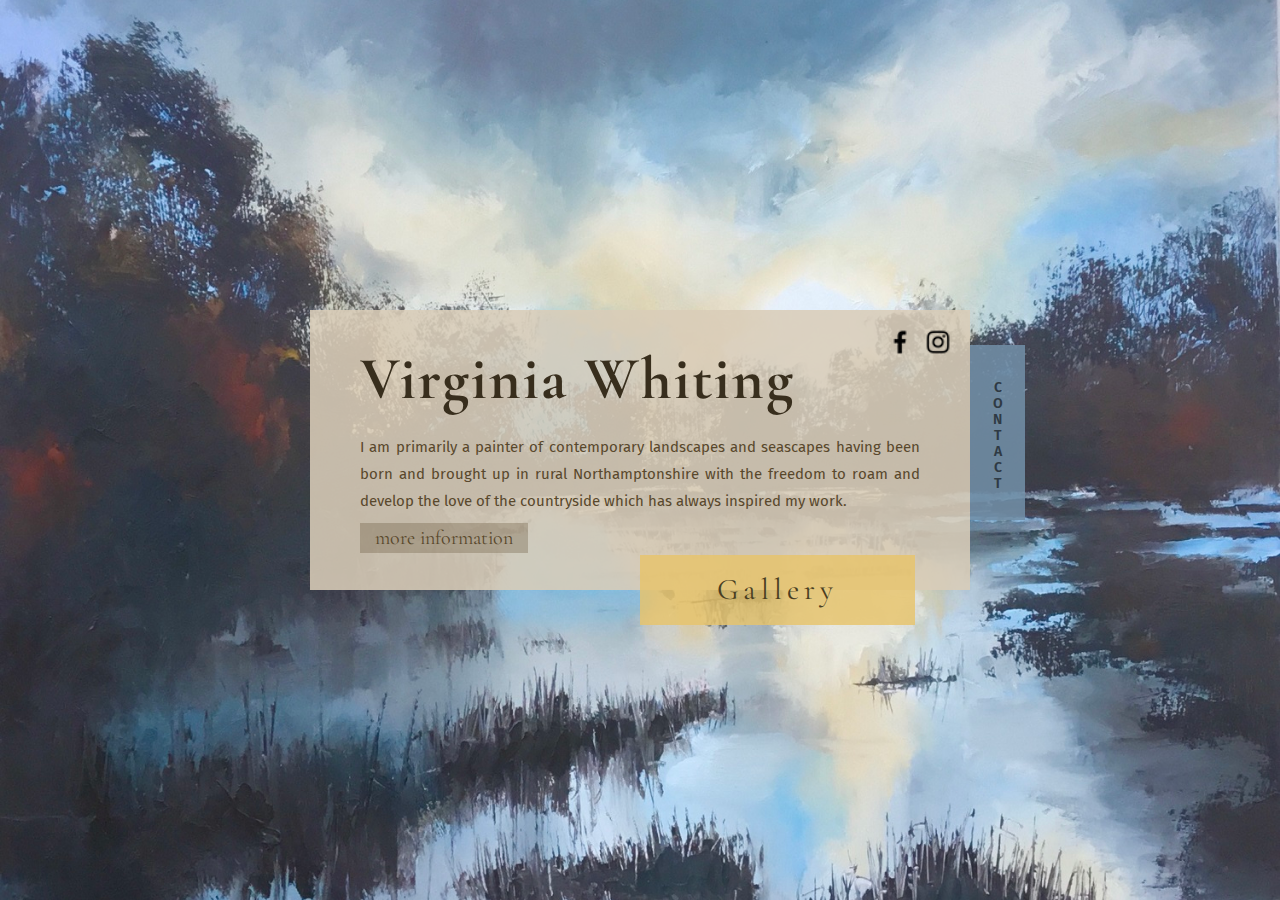
<file: index.html>
<!DOCTYPE html>
<html lang="en">
<head>
  <title> Virginia </title>
  <meta charset="utf-8">
  <link href="https://fonts.googleapis.com/css?family=Cormorant+Garamond:700i|Fira+Sans" rel="stylesheet">

  <link rel="stylesheet" type="text/css" href="./CSS/normalize.css">
  <link rel="stylesheet" type="text/css" href="./CSS/stylesIndex.css">
  <meta name="description" content="Virginia Whiting - contemporary artist"/>
    

</head>
<body>
<!-- container for the grid -->
<div class="containerMain">
  <!-- social media links -->
  <div class="social">
    <a href="https://www.facebook.com/ginnywhiting09"><img class="socialIcon" src="media/face.webp"></a>
    <a href="https://z-p42.www.instagram.com/virginiawhiting/"><img class="socialIcon" src="media/insta.webp"></a>
    <!-- <a href="twitter.com"><img class="socialIcon" src="media/twit.webp"></a> -->
  </div>


  <!-- main box -->
  <div class="item1 beige  "> 

    <h1>Virginia Whiting</h1>

    <p>
      I am primarily a painter of contemporary landscapes and seascapes having
      been born and brought up in rural Northamptonshire with the freedom to
      roam and develop the love of the countryside which has always inspired
      my work.
      <p>
      <a class="aboutLink" href="info.html">more information</a>
      </p>
    </p>
  </div>

  <!-- contact boxes -->
  <a class="item3 grey contactMob" href="contact.html">     
    contact    
  </a>

  <a class="item3 grey contactDesk" href="contact.html">     
    C<br>o<br>n<br>t<br>a<br>c<br>t<br>    
  </a>
  <!-- gallery box -->
  <a class="item4 " href="gallery.html">
    Gallery
  </a>

  <footer class="foot">
    <p class="footerTxt">      
      
      2021 &nbsp; Virginia Whiting &nbsp; &#169  
      &nbsp;&nbsp;&nbsp;&nbsp;&nbsp;&nbsp;
      &nbsp;&nbsp;&nbsp;&nbsp;&nbsp;&nbsp;
      <!-- <br> -->
      + &nbsp;website made by 
      &nbsp;&nbsp;
      <a href="https://limberger.co.uk/">
        <img id="sigImage" src="./media/Signature Black.png"></a>
      &nbsp; &#169 
    </p>
  </footer>
  
</div>

</body>

</html>
</file>
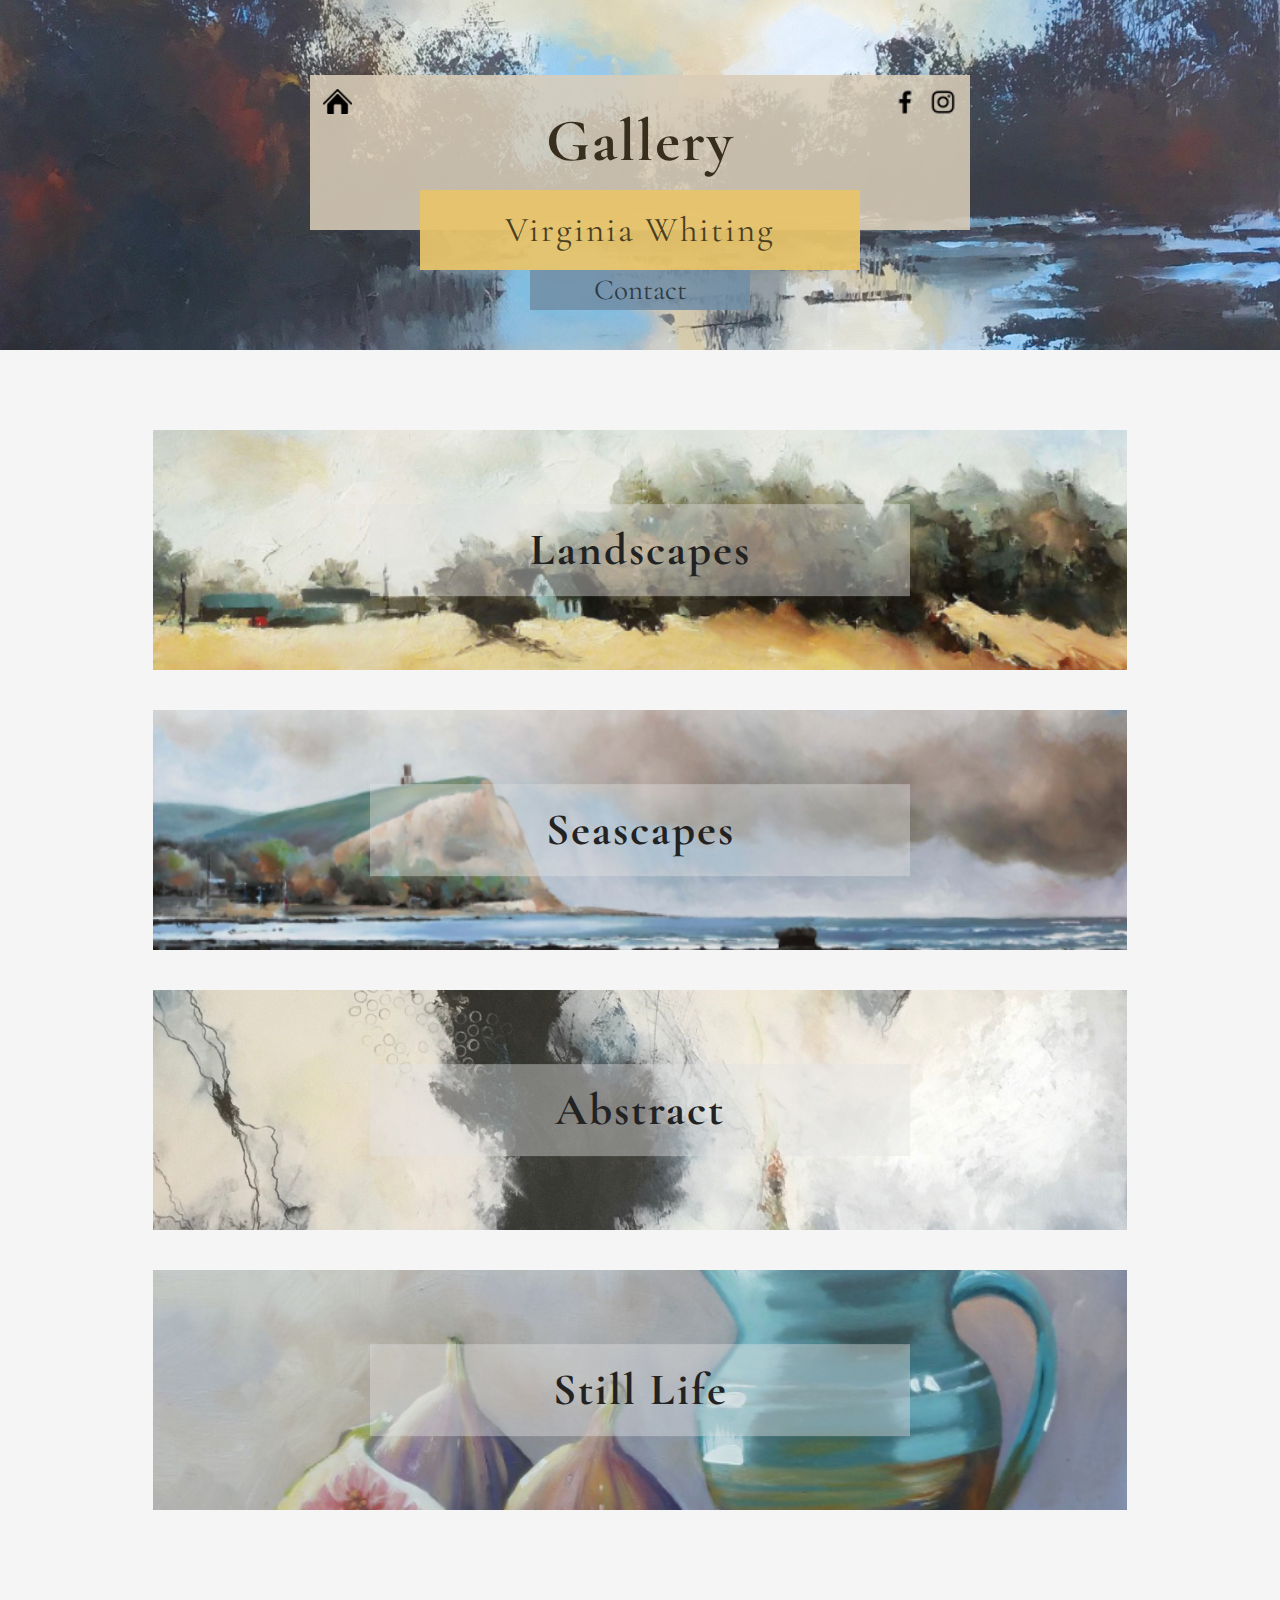
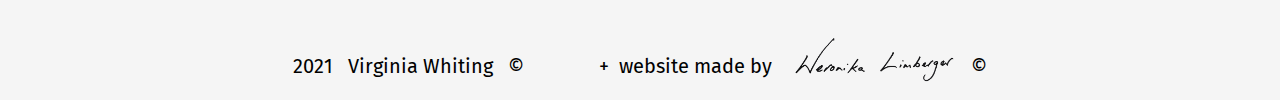
<file: gallery.html>
<!DOCTYPE html>
<html lang="en">
<head>
  <title> Gallery </title>
  <meta charset="utf-8">
  <link href="https://fonts.googleapis.com/css?family=Cormorant+Garamond:700i|Fira+Sans" rel="stylesheet">

  <link rel="stylesheet" type="text/css" href="./CSS/normalize.css">
  <link rel="stylesheet" type="text/css" href="./CSS/stylesGallery.css">
  <meta name="description" content="Virginia Whiting - contemporary artist"/>
    

</head>
<body>
<!-- container for the grid -->
<div class="containerMain">

  <div class="banner"></div>

  <div class="home fourS">
    <a href="index.html"><img class="homeIcon" src="./media/home.png" ></a>
  </div>

  <!-- social media links -->
  <div class="social fourS">
    <a href="https://www.facebook.com/ginnywhiting09"><img class="socialIcon" src="media/face.webp"></a>
    <a href="https://z-p42.www.instagram.com/virginiawhiting/"><img class="socialIcon" src="media/insta.webp"></a>
    <!-- <a href="twitter.com"><img class="socialIcon" src="media/twit.webp"></a> -->
  </div>

  <!-- main box -->
  <div class="item1"> 
    <h1>Gallery</h1>
  </div>

  <!-- contact boxes -->
  <a class="item3 grey contactMob" href="contact.html">     
    contact    
  </a>

  <!-- <a class="item3 grey contactDesk" href="contact.html">     
    C<br>o<br>n<br>t<br>a<br>c<br>t<br>    
  </a> -->
  <!-- gallery box -->
  <a class="item4 " href="info.html">
    Virginia Whiting
  </a>



  <a class="landscapes typeBanner fourS" href="galleryLandscapes.html"  >
    <img src= "media/8.PNG" class="darkableImage">
    <h1 class="centerTxt">Landscapes</h1>
  </a>
  
  <a class="seascapes typeBanner fourS" href="gallerySeascapes.html">
    <img src= "media/9.PNG" class="darkableImage">
    <h1 class="centerTxt">Seascapes</h1>
  </a>

  <a class="abstract typeBanner fourS" href="galleryAbstract.html">
    <img src= "media/4.jpeg" class="darkableImage">
    <h1 class="centerTxt">Abstract</h1>
  </a>

  <a class="still typeBanner fourS" href="galleryStillLife.html">
    <img src= "media/11.PNG" class="darkableImage">
    <h1 class="centerTxt">Still Life</h1>
  </a >




  <footer class="foot">
    <p class="footerTxt">      
      
      2021 &nbsp; Virginia Whiting &nbsp; &#169  
      &nbsp;&nbsp;&nbsp;&nbsp;&nbsp;&nbsp;
      &nbsp;&nbsp;&nbsp;&nbsp;&nbsp;&nbsp;
      <!-- <br> -->
      + &nbsp;website made by 
      &nbsp;&nbsp;
      <a href="https://limberger.co.uk/">
        <img id="sigImage" src="./media/Signature Black.png"></a>
      &nbsp; &#169 
    </p>
  </footer>
  
</div>

<!-- <script src="./JS/jquery-3.2.1.min.js"></script>
<script src="./JS/script.js"></script> -->

</body>

</html>
</file>
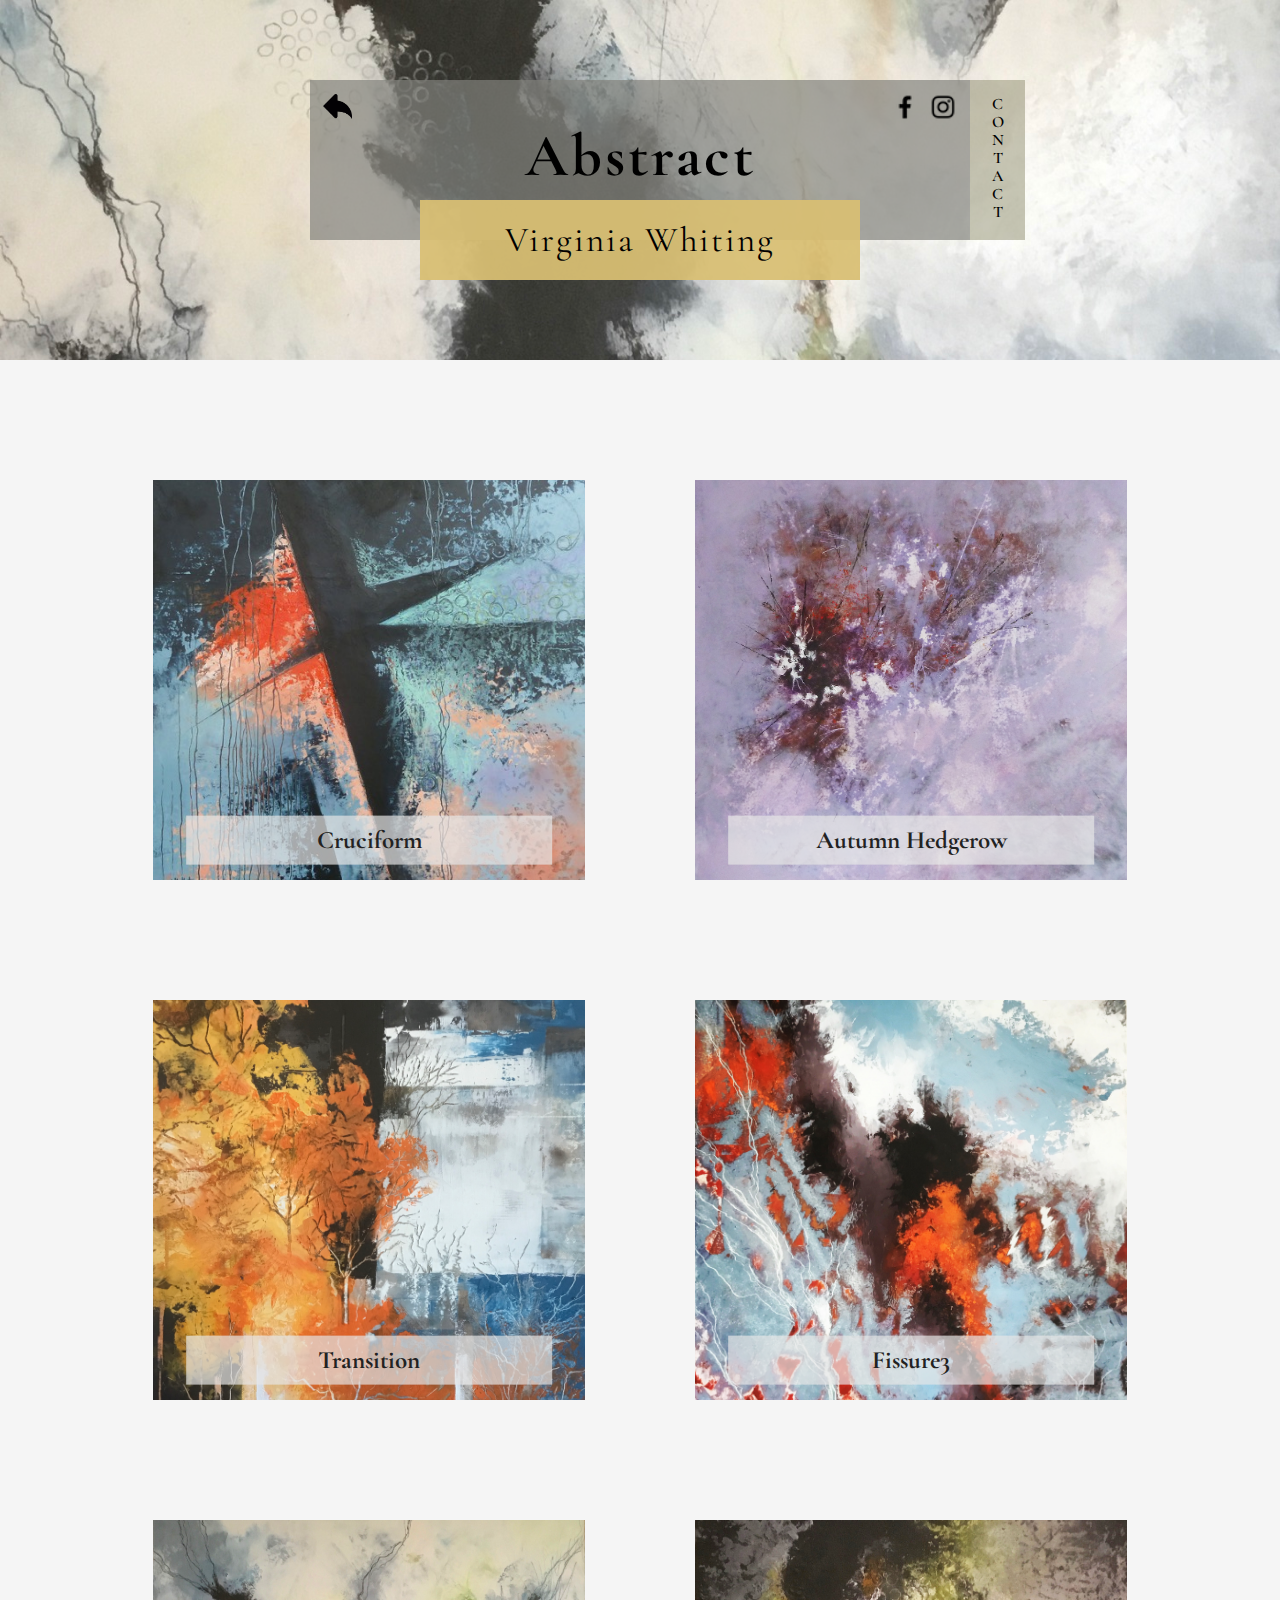
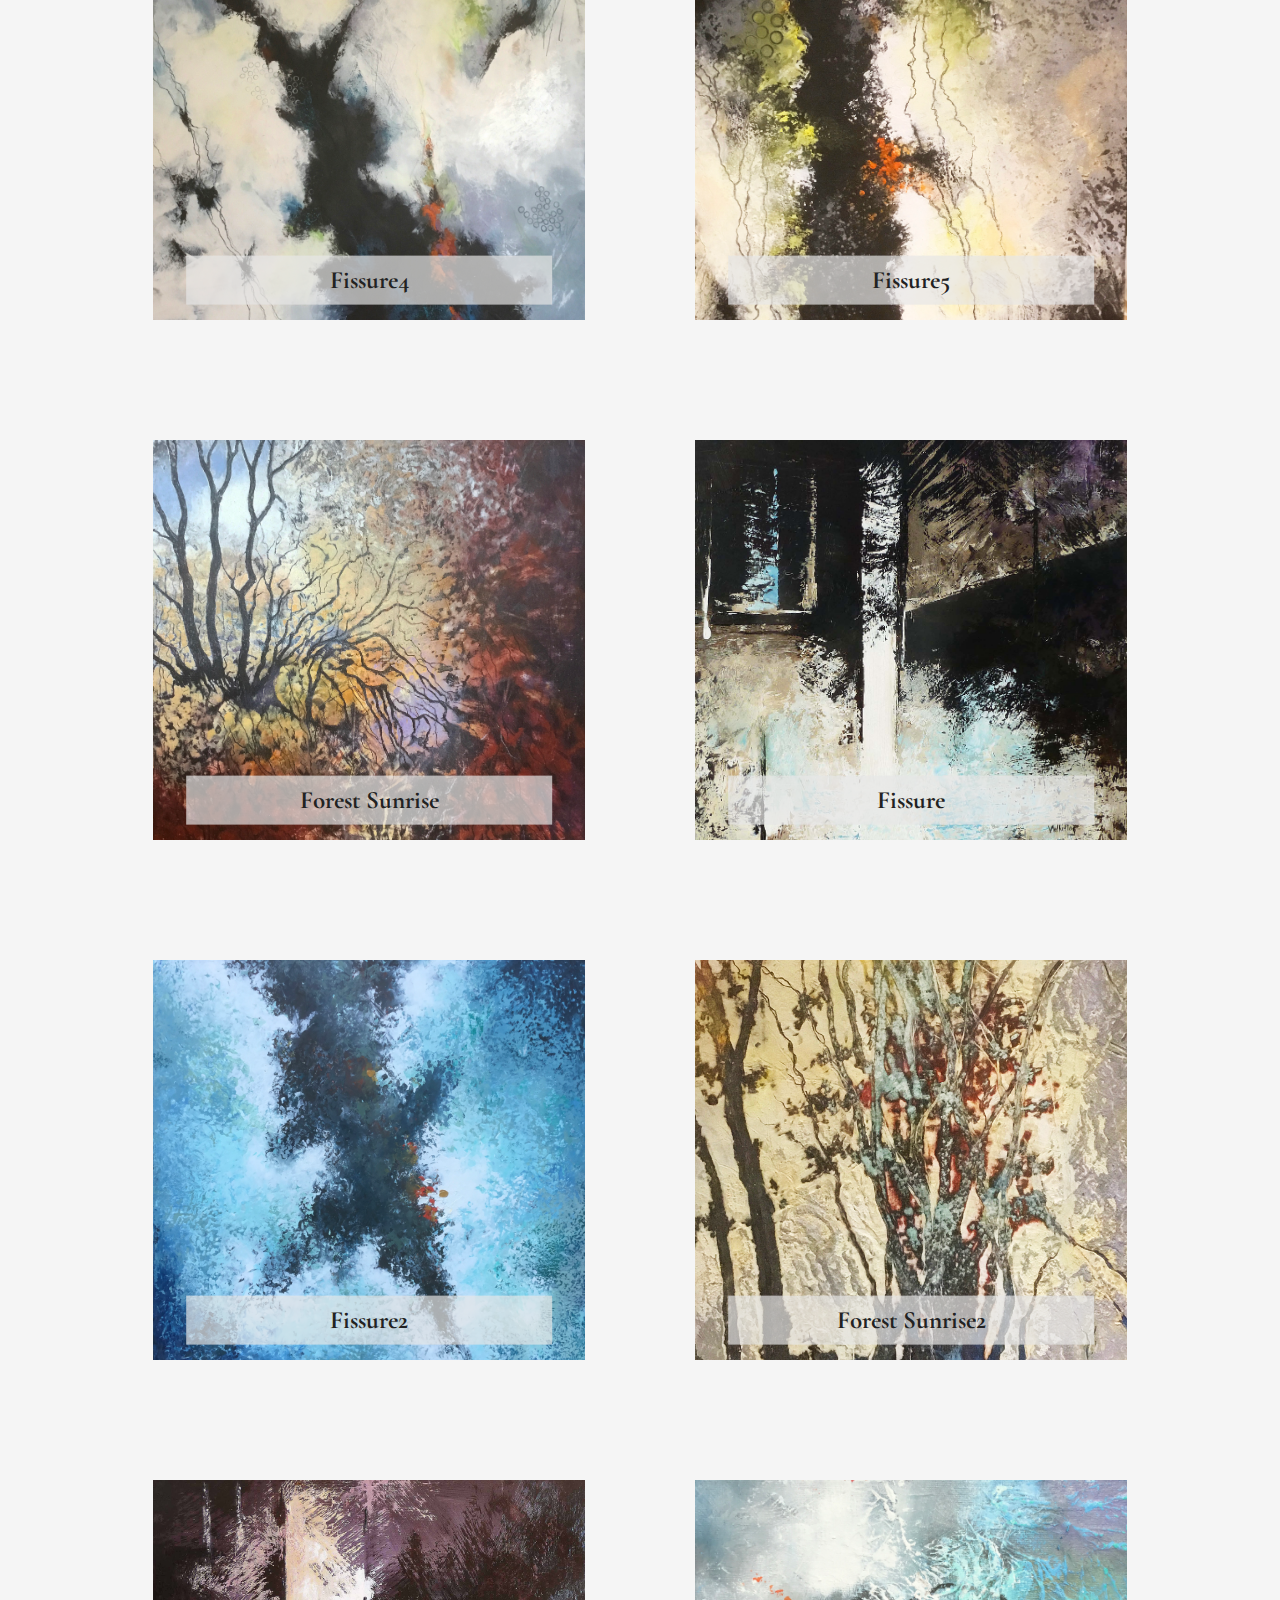
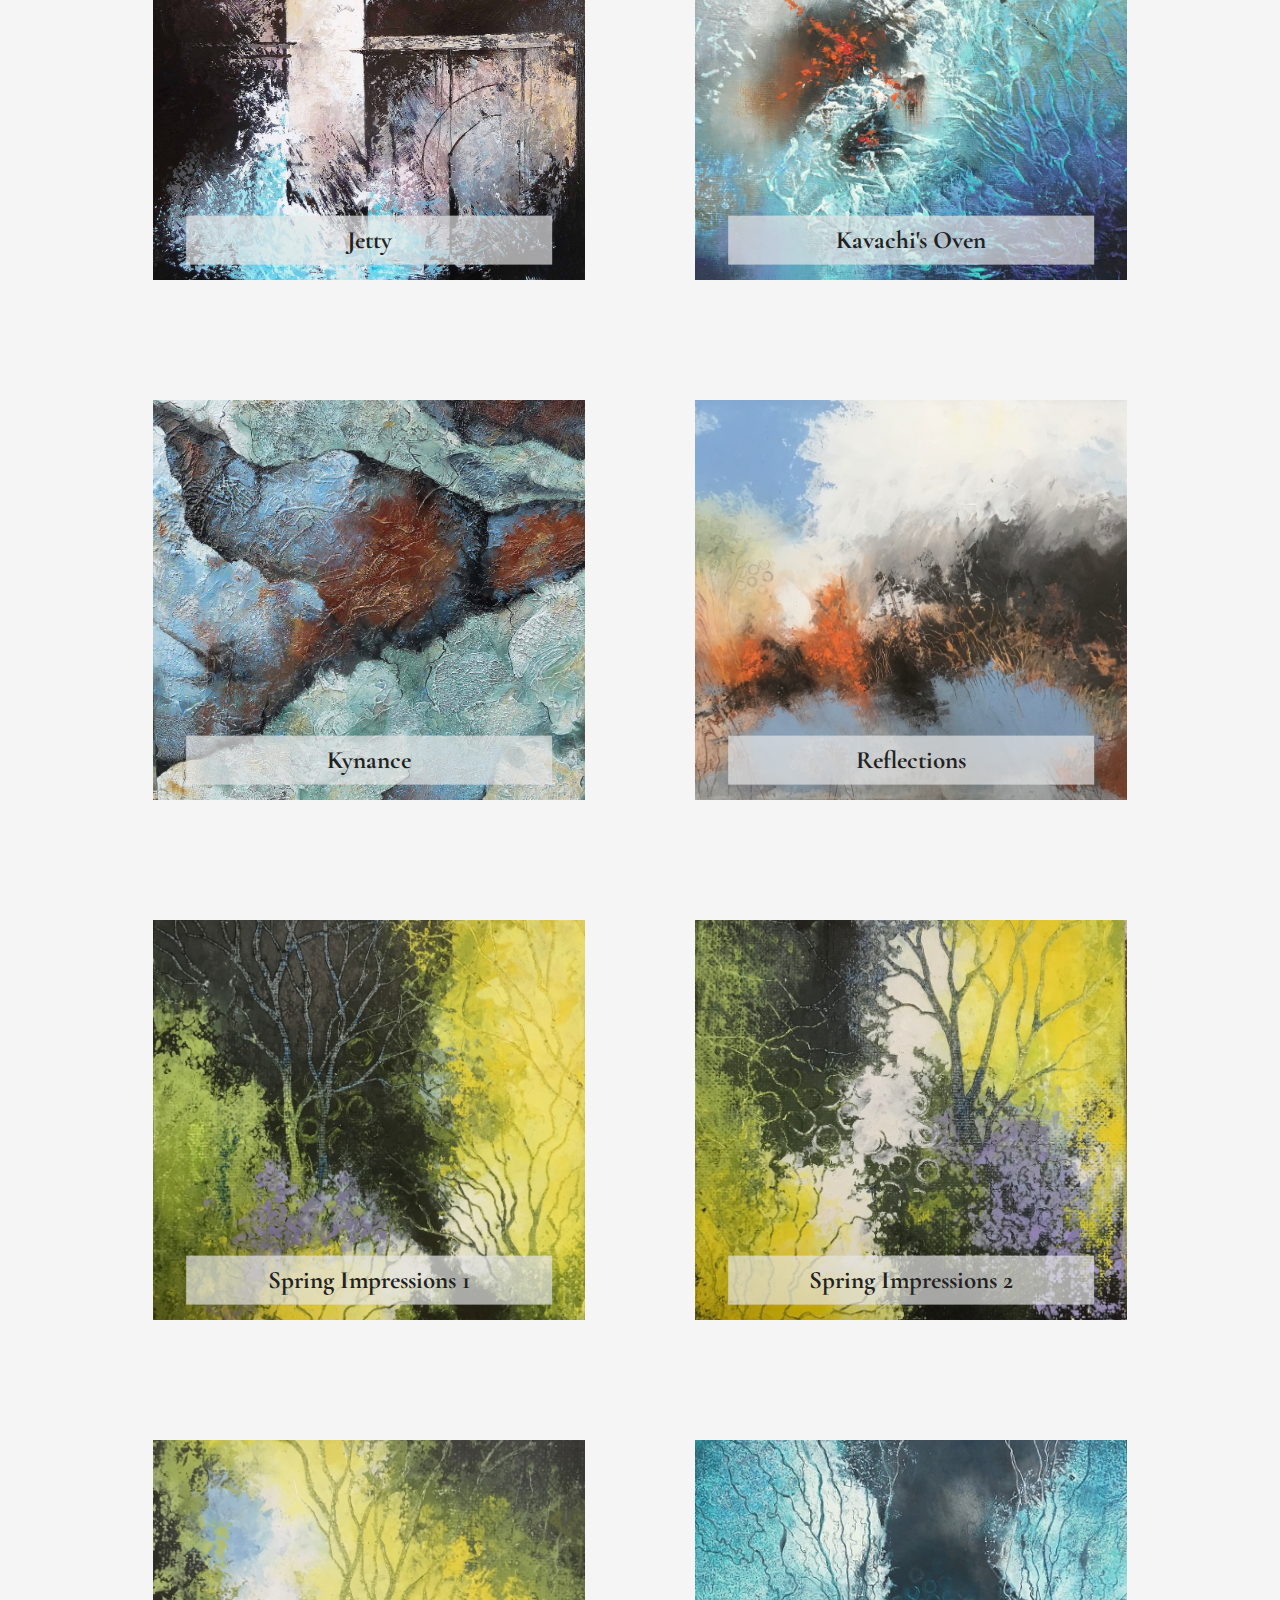
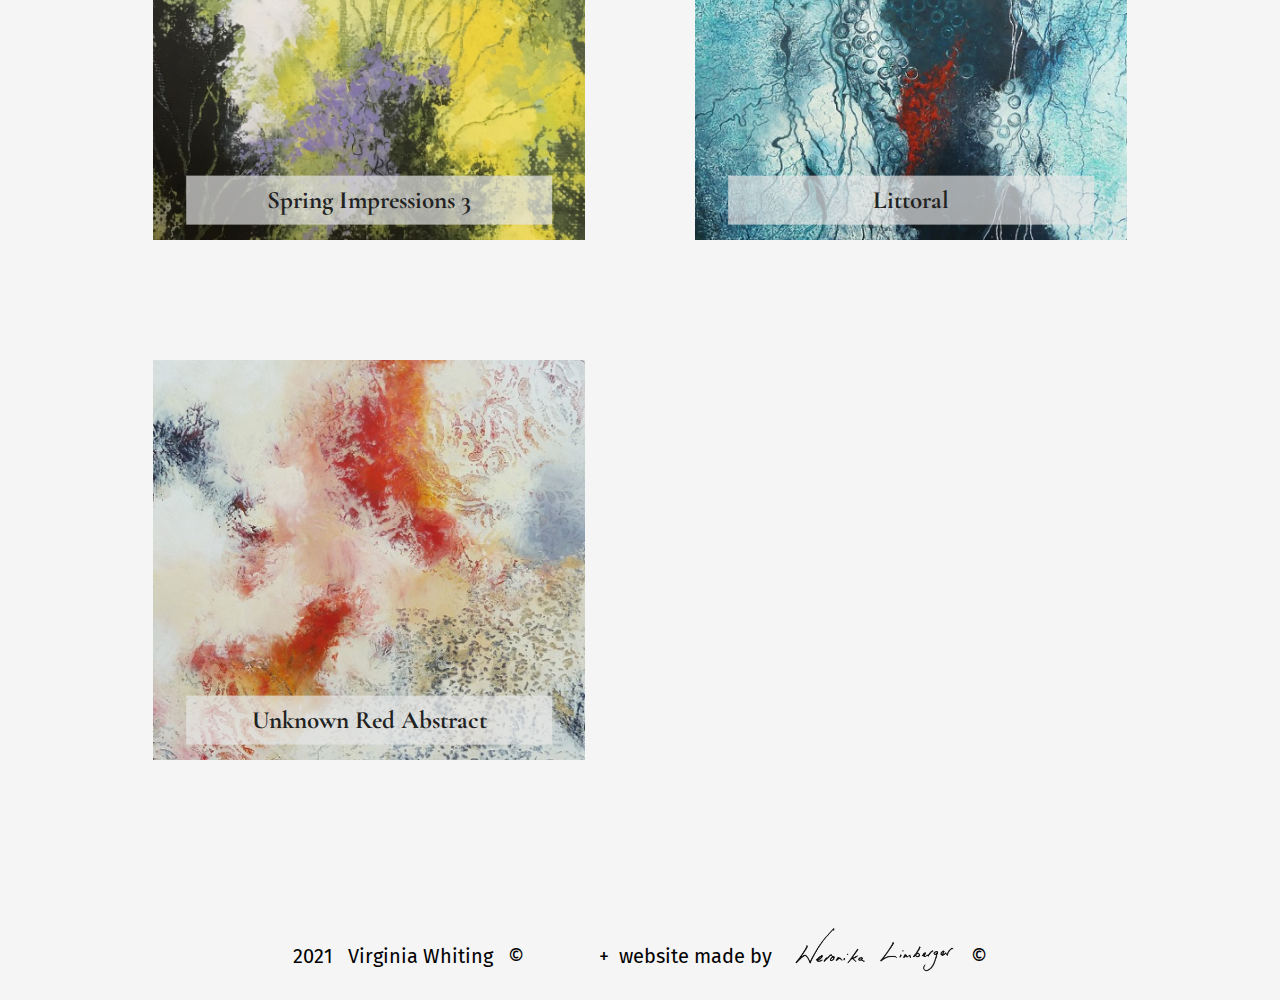
<file: galleryAbstract.html>
<!DOCTYPE html>
<html lang="en">
<head>
  <title> Gallery </title>
  <meta charset="utf-8">
  <link href="https://fonts.googleapis.com/css?family=Cormorant+Garamond:700i|Fira+Sans" rel="stylesheet">

  <link rel="stylesheet" type="text/css" href="./CSS/normalize.css">
  <link rel="stylesheet" type="text/css" href="./CSS/stylesGalleryAbstract.css">
  <meta name="description" content="Virginia Whiting - contemporary artist"/>
    

</head>
<body>
<!-- container for the grid -->
<div class="containerMain">

  <div class="banner"></div>

  <div class="home fourS">
    <a href="gallery.html"><img class="homeIcon" src="./media/back.png" ></a>
    <!-- <a href="index.html"><img class="homeIcon" src="./media/home.png" ></a> -->
  </div>

  <!-- social media links -->
  <div class="social fourS">
    <a href="https://www.facebook.com/ginnywhiting09"><img class="socialIcon" src="media/face.webp"></a>
    <a href="https://z-p42.www.instagram.com/virginiawhiting/"><img class="socialIcon" src="media/insta.webp"></a>
    <!-- <a href="twitter.com"><img class="socialIcon" src="media/twit.webp"></a> -->
  </div>

  <!-- main box -->
  <div class="item1"> 
    <h1>Abstract</h1>
  </div>

  <!-- contact boxes -->
  <a class="item3 grey contactMob" href="contact.html">     
    contact    
  </a>

  <a class="item3 grey contactDesk" href="contact.html">     
    C<br>o<br>n<br>t<br>a<br>c<br>t<br>    
  </a>
  
  <a class="item4 " href="info.html">
    Virginia Whiting
  </a>


  <div class="one typePainting fourS left" >
    <img onclick="onClick(this)" src= "media/abstract/Cruciform.jpeg" class="darkableImage">
    <h1 class="centerTxt">Cruciform</h1>
  </div>
  <div class="two typePainting fourS right" >
    <img onclick="onClick(this)" src= "media/abstract/Autumn Hedgerow.JPG" class="darkableImage">
    <h1 class="centerTxt">Autumn Hedgerow</h1>
  </div>
  <div class="three typePainting fourS left" >
    <img onclick="onClick(this)" src= "media/abstract/a6.jpeg" class="darkableImage">
    <h1 class="centerTxt">Transition</h1>
  </div>
  <div class="four typePainting fourS right" >
    <img onclick="onClick(this)" src= "media/abstract/Fissure3.jpg" class="darkableImage">
    <h1 class="centerTxt">Fissure3</h1>
  </div>
  <div class="five typePainting fourS left" >
    <img onclick="onClick(this)" src= "media/abstract/Fissure4.jpg" class="darkableImage">
    <h1 class="centerTxt">Fissure4</h1>
  </div>
  <div class="six typePainting fourS right" >
    <img onclick="onClick(this)" src= "media/abstract/Fissure5.jpg" class="darkableImage">
    <h1 class="centerTxt">Fissure5</h1>
  </div>
  <div class="seven typePainting fourS left" >
    <img onclick="onClick(this)" src= "media/abstract/Forest Sunrise.jpg" class="darkableImage">
    <h1 class="centerTxt">Forest Sunrise</h1>
  </div>  
  <div class="eight typePainting fourS right" >
    <img onclick="onClick(this)" src= "media/abstract/Fissure website.jpg" class="darkableImage">
    <h1 class="centerTxt">Fissure</h1>
  </div>
  <div class="nine typePainting fourS left" >
    <img onclick="onClick(this)" src= "media/abstract/Fissure2.jpg" class="darkableImage">
    <h1 class="centerTxt">Fissure2</h1>
  </div>
  <div class="ten typePainting fourS right" >
    <img onclick="onClick(this)" src= "media/abstract/ForestSunrise2.jpg" class="darkableImage">
    <h1 class="centerTxt">Forest Sunrise2</h1>
  </div>
  <div class="eleven typePainting fourS left" >
    <img onclick="onClick(this)" src= "media/abstract/Jetty website.jpg" class="darkableImage">
    <h1 class="centerTxt">Jetty</h1>
  </div>
  <div class="twelve typePainting fourS right" >
    <img onclick="onClick(this)" src= "media/abstract/Kavachi's Oven.jpg" class="darkableImage">
    <h1 class="centerTxt">Kavachi's Oven</h1>
  </div>
  <div class="thirteen typePainting fourS left" >
    <img onclick="onClick(this)" src= "media/abstract/Kynance website.jpg" class="darkableImage">
    <h1 class="centerTxt">Kynance</h1>
  </div>
  <div class="fourteen typePainting fourS right" >
    <img onclick="onClick(this)" src= "media/abstract/Reflections.jpg" class="darkableImage">
    <h1 class="centerTxt">Reflections</h1>
  </div>
  <div class="fifteen typePainting fourS left" >
    <img onclick="onClick(this)" src= "media/abstract/Spring Impressions 1.jpg" class="darkableImage">
    <h1 class="centerTxt">Spring Impressions 1</h1>
  </div>
  <div class="sixteen typePainting fourS right" >
    <img onclick="onClick(this)" src= "media/abstract/Spring Impressions 2.jpg" class="darkableImage">
    <h1 class="centerTxt">Spring Impressions 2</h1>
  </div>
  <div class="seventeen typePainting fourS left" >
    <img onclick="onClick(this)" src= "media/abstract/Spring Impressions 3.jpg" class="darkableImage">
    <h1 class="centerTxt">Spring Impressions 3</h1>
  </div>
  <div class="eighteen typePainting fourS right" >
    <img onclick="onClick(this)" src= "media/abstract/Littoral.jpeg" class="darkableImage">
    <h1 class="centerTxt">Littoral</h1>
  </div>
  <div class="nineteen typePainting fourS left" >
    <img onclick="onClick(this)" src= "media/abstract/Red Abstract.jpeg" class="darkableImage">
    <h1 class="centerTxt">Unknown Red Abstract</h1>
  </div>


    <!-- The Modal -->
    <div id="myModal" class="modal" onclick="this.style.display='none'">
      <span class="close">&times;</span>
      <img class="modal-content" id="img01">
    </div>



  <footer class="foot">
    <p class="footerTxt">      
      
      2021 &nbsp; Virginia Whiting &nbsp; &#169  
      &nbsp;&nbsp;&nbsp;&nbsp;&nbsp;&nbsp;
      &nbsp;&nbsp;&nbsp;&nbsp;&nbsp;&nbsp;
      <!-- <br> -->
      + &nbsp;website made by 
      &nbsp;&nbsp;
      <a href="https://limberger.co.uk/">
        <img id="sigImage" src="./media/Signature Black.png"></a>
      &nbsp; &#169 
    </p>
  </footer>
  
</div>

<!-- <script src="./JS/jquery-3.2.1.min.js"></script>
<script src="./JS/script.js"></script> -->
<script>
  function onClick(element) {
    document.getElementById("img01").src = element.src;
    document.getElementById("myModal").style.display = "block";
  }
  </script>

</body>

</html>
</file>
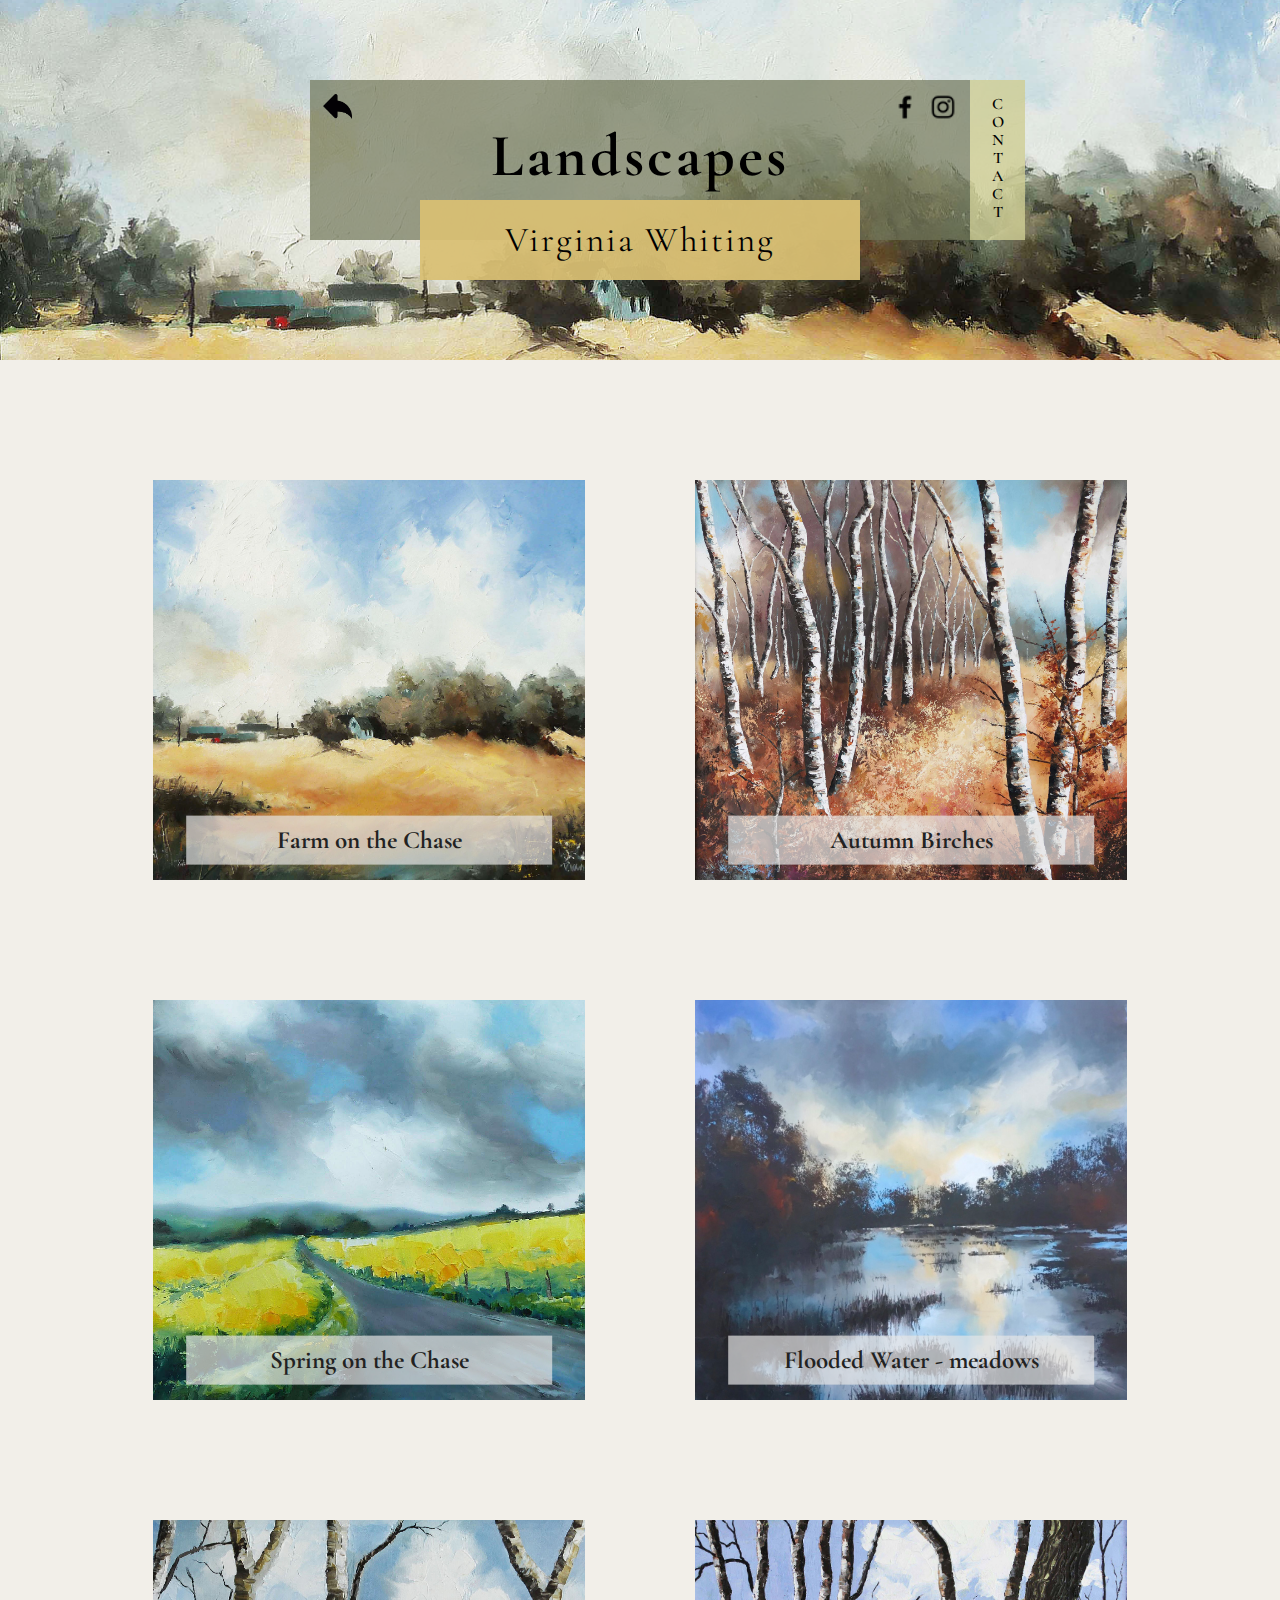
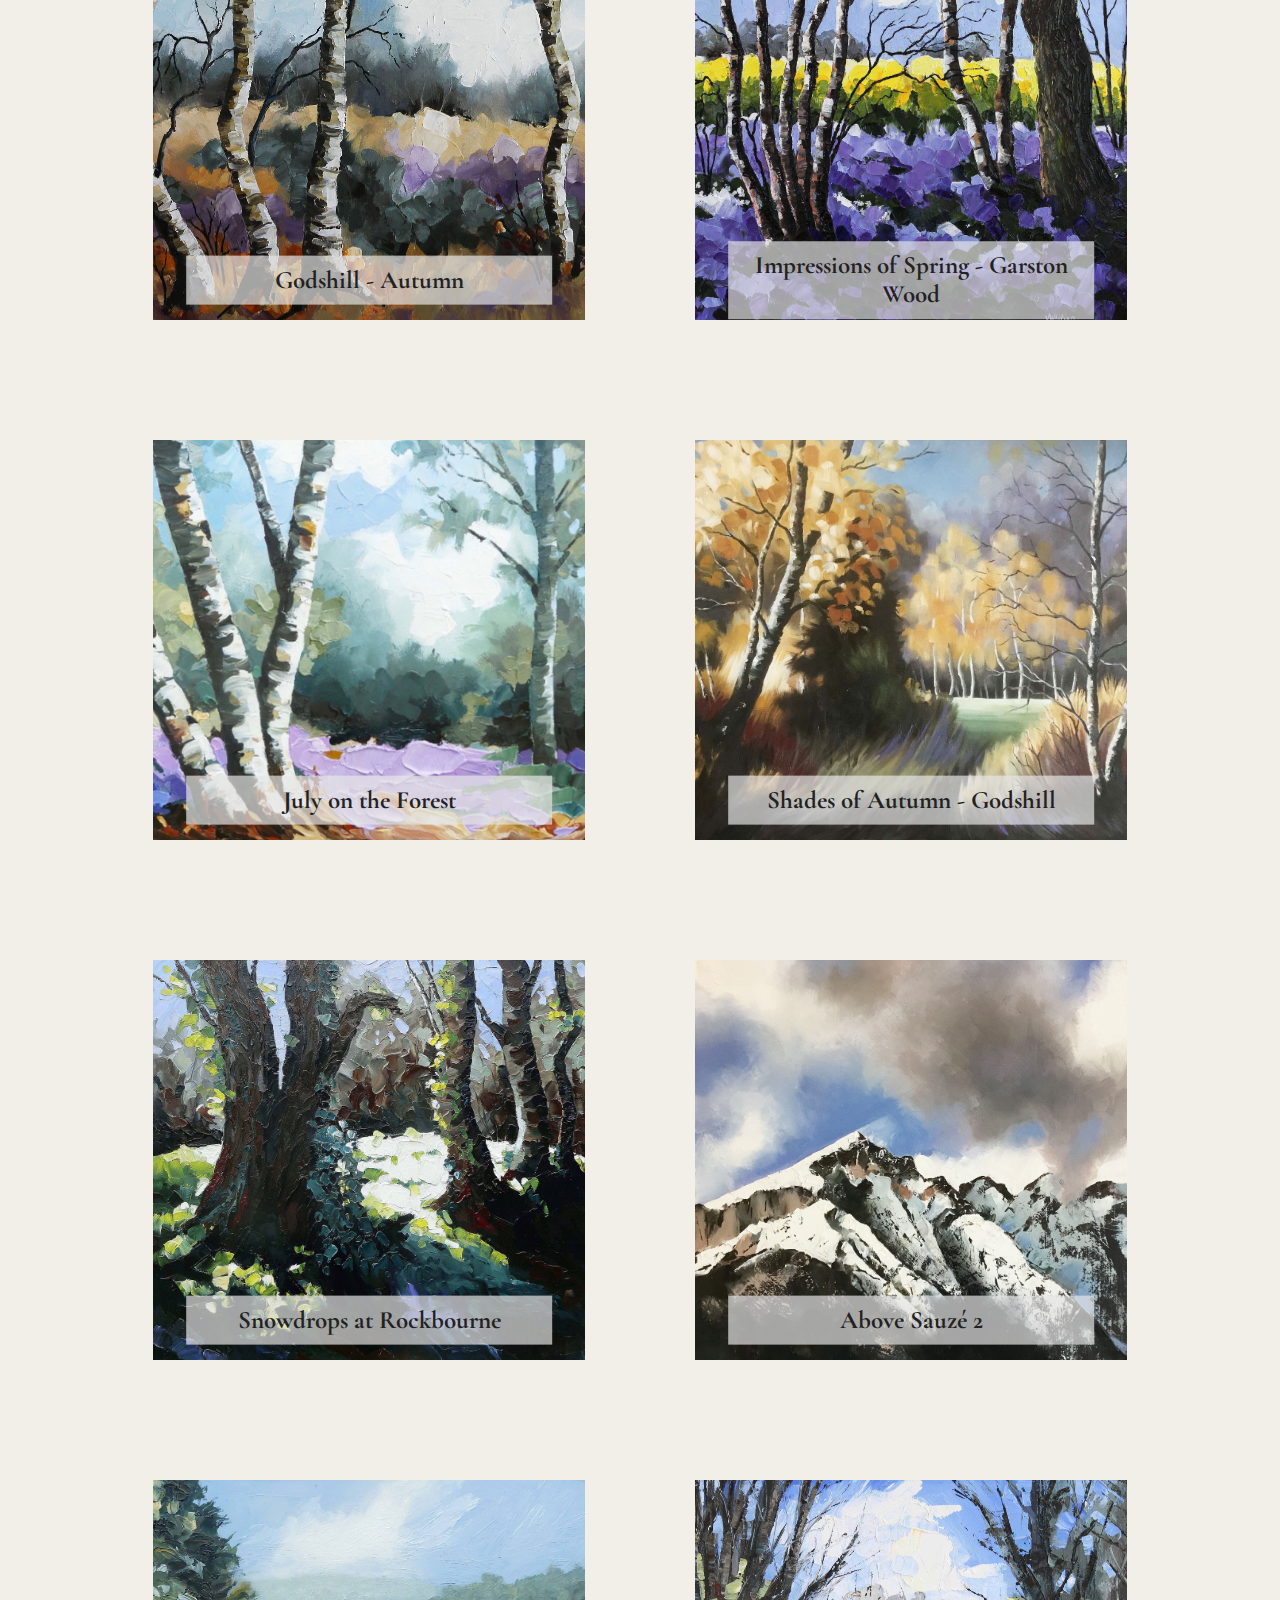
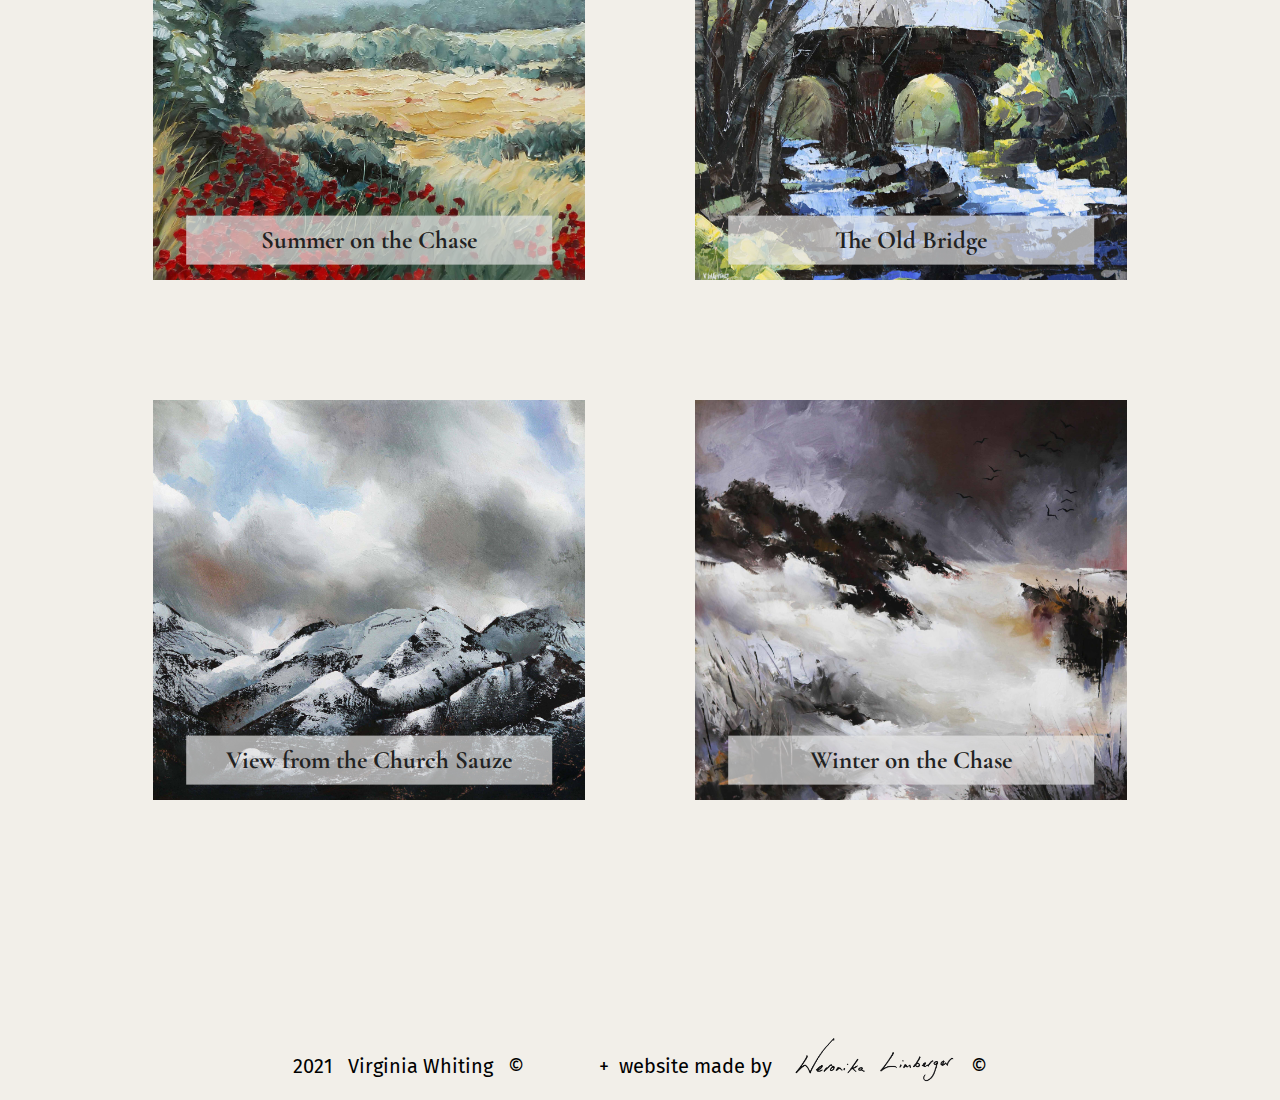
<file: galleryLandscapes.html>
<!DOCTYPE html>
<html lang="en">
<head>
  <title> Gallery </title>
  <meta charset="utf-8">
  <link href="https://fonts.googleapis.com/css?family=Cormorant+Garamond:700i|Fira+Sans" rel="stylesheet">

  <link rel="stylesheet" type="text/css" href="./CSS/normalize.css">
  <link rel="stylesheet" type="text/css" href="./CSS/stylesGalleryLandscapes.css">
  <meta name="description" content="Virginia Whiting - contemporary artist"/>
    

</head>
<body>
<!-- container for the grid -->
<div class="containerMain">

  <div class="banner"></div>

  <div class="home fourS">
    <a href="gallery.html"><img class="homeIcon" src="./media/back.png" ></a>
    <!-- <a href="index.html"><img class="homeIcon" src="./media/home.png" ></a> -->
    </div>

  <!-- social media links -->
  <div class="social fourS">
    <a href="https://www.facebook.com/ginnywhiting09"><img class="socialIcon" src="media/face.webp"></a>
    <a href="https://z-p42.www.instagram.com/virginiawhiting/"><img class="socialIcon" src="media/insta.webp"></a>
    <!-- <a href="twitter.com"><img class="socialIcon" src="media/twit.webp"></a> -->
  </div>

  <!-- main box -->
  <div class="item1"> 
    <h1>Landscapes</h1>
  </div>

  <!-- contact boxes -->
  <a class="item3 grey contactMob" href="contact.html">     
    contact    
  </a>

  <a class="item3 grey contactDesk" href="contact.html">     
    C<br>o<br>n<br>t<br>a<br>c<br>t<br>    
  </a>
  
  <a class="item4 " href="info.html">
    Virginia Whiting
  </a>



  <div class="one typePainting fourS left" >
    <img onclick="onClick(this)" src= "media/landscapes/Farm on the Chase website.jpg" class="darkableImage">
    <h1 class="centerTxt">Farm on the Chase <!-- <span class="status"> &nbsp; sold</span> --></h1>
  </div>
  <div class="two typePainting fourS right" >
    <img  onclick="onClick(this)" src= "media/landscapes/Autumn Birches website.jpg" class="darkableImage">
    <h1 class="centerTxt">Autumn Birches <!-- <span class="status"> &nbsp; available</span> --></h1>
  </div>
  <div class="three typePainting fourS left" >
    <img onclick="onClick(this)" src= "media/landscapes/Spring on the Chase website.jpg" class="darkableImage">
    <h1 class="centerTxt">Spring on the Chase</h1>
  </div>
  <div class="four typePainting fourS right" >
    <img onclick="onClick(this)" src= "media/landscapes/Flooded Water - meadows.jpg" class="darkableImage">
    <h1 class="centerTxt">Flooded Water - meadows</h1>
  </div>
  <div class="five typePainting fourS left" >
    <img onclick="onClick(this)" src= "media/landscapes/Godshill - Autumn website.jpg" class="darkableImage">
    <h1 class="centerTxt">Godshill - Autumn</h1>
  </div>
  <div class="six typePainting fourS right" >
    <img onclick="onClick(this)" src= "media/landscapes/Impressions of Spring - Garston Wood website.jpg" class="darkableImage">
    <h1 class="centerTxt">Impressions of Spring - Garston Wood</h1>
  </div>
  <div class="seven typePainting fourS left" >
    <img onclick="onClick(this)" src= "media/landscapes/July on the Forest.jpg" class="darkableImage">
    <h1 class="centerTxt">July on the Forest</h1>
  </div>
  <div class="eight typePainting fourS right" >
    <img onclick="onClick(this)" src= "media/landscapes/Shades of Autumn - Godshill Website.jpg" class="darkableImage">
    <h1 class="centerTxt">Shades of Autumn - Godshill</h1>
  </div>
  <div class="nine typePainting fourS left" >
    <img onclick="onClick(this)" src= "media/landscapes/Snowdrops at Rockbourne websitejpg.jpg" class="darkableImage">
    <h1 class="centerTxt">Snowdrops at Rockbourne</h1>
  </div>
  <div class="ten typePainting fourS right" >
    <img onclick="onClick(this)" src= "media/landscapes/Above Sauzé 2 website.jpg" class="darkableImage">
    <h1 class="centerTxt">Above Sauzé 2</h1>
  </div>
  <div class="eleven typePainting fourS left" >
    <img onclick="onClick(this)" src= "media/landscapes/Summer on the Chase website.jpg" class="darkableImage">
    <h1 class="centerTxt">Summer on the Chase</h1>
  </div>
  <div class="twelve typePainting fourS right" >
    <img onclick="onClick(this)" src= "media/landscapes/The Old Bridge website.jpg" class="darkableImage">
    <h1 class="centerTxt">The Old Bridge</h1>
  </div>
  <div class="thirteen typePainting fourS left" >
    <img onclick="onClick(this)" src= "media/landscapes/View from the Church Sauze website.jpg" class="darkableImage">
    <h1 class="centerTxt">View from the Church Sauze</h1>
  </div>
  <div class="fourteen typePainting fourS right" >
    <img onclick="onClick(this)" src= "media/landscapes/Winter on the Chase website.jpg" class="darkableImage">
    <h1 class="centerTxt">Winter on the Chase</h1>
  </div>

  <!-- The Modal -->
<div id="myModal" class="modal" onclick="this.style.display='none'">
  <span class="close">&times;</span>
  <img class="modal-content" id="img01">
</div>



  <footer class="foot">
    <p class="footerTxt">      
      
      2021 &nbsp; Virginia Whiting &nbsp; &#169  
      &nbsp;&nbsp;&nbsp;&nbsp;&nbsp;&nbsp;
      &nbsp;&nbsp;&nbsp;&nbsp;&nbsp;&nbsp;
      <!-- <br> -->
      + &nbsp;website made by 
      &nbsp;&nbsp;
      <a href="https://limberger.co.uk/">
        <img id="sigImage" src="./media/Signature Black.png"></a>
      &nbsp; &#169 
    </p>
  </footer>
  
</div>

<!-- <script src="./JS/jquery-3.2.1.min.js"></script>
<script src="./JS/script.js"></script> -->
  <!-- div2 modal script:  -->
  <script>
    function onClick(element) {
      document.getElementById("img01").src = element.src;
      document.getElementById("myModal").style.display = "block";
    }
    </script>

</body>

</html>
</file>
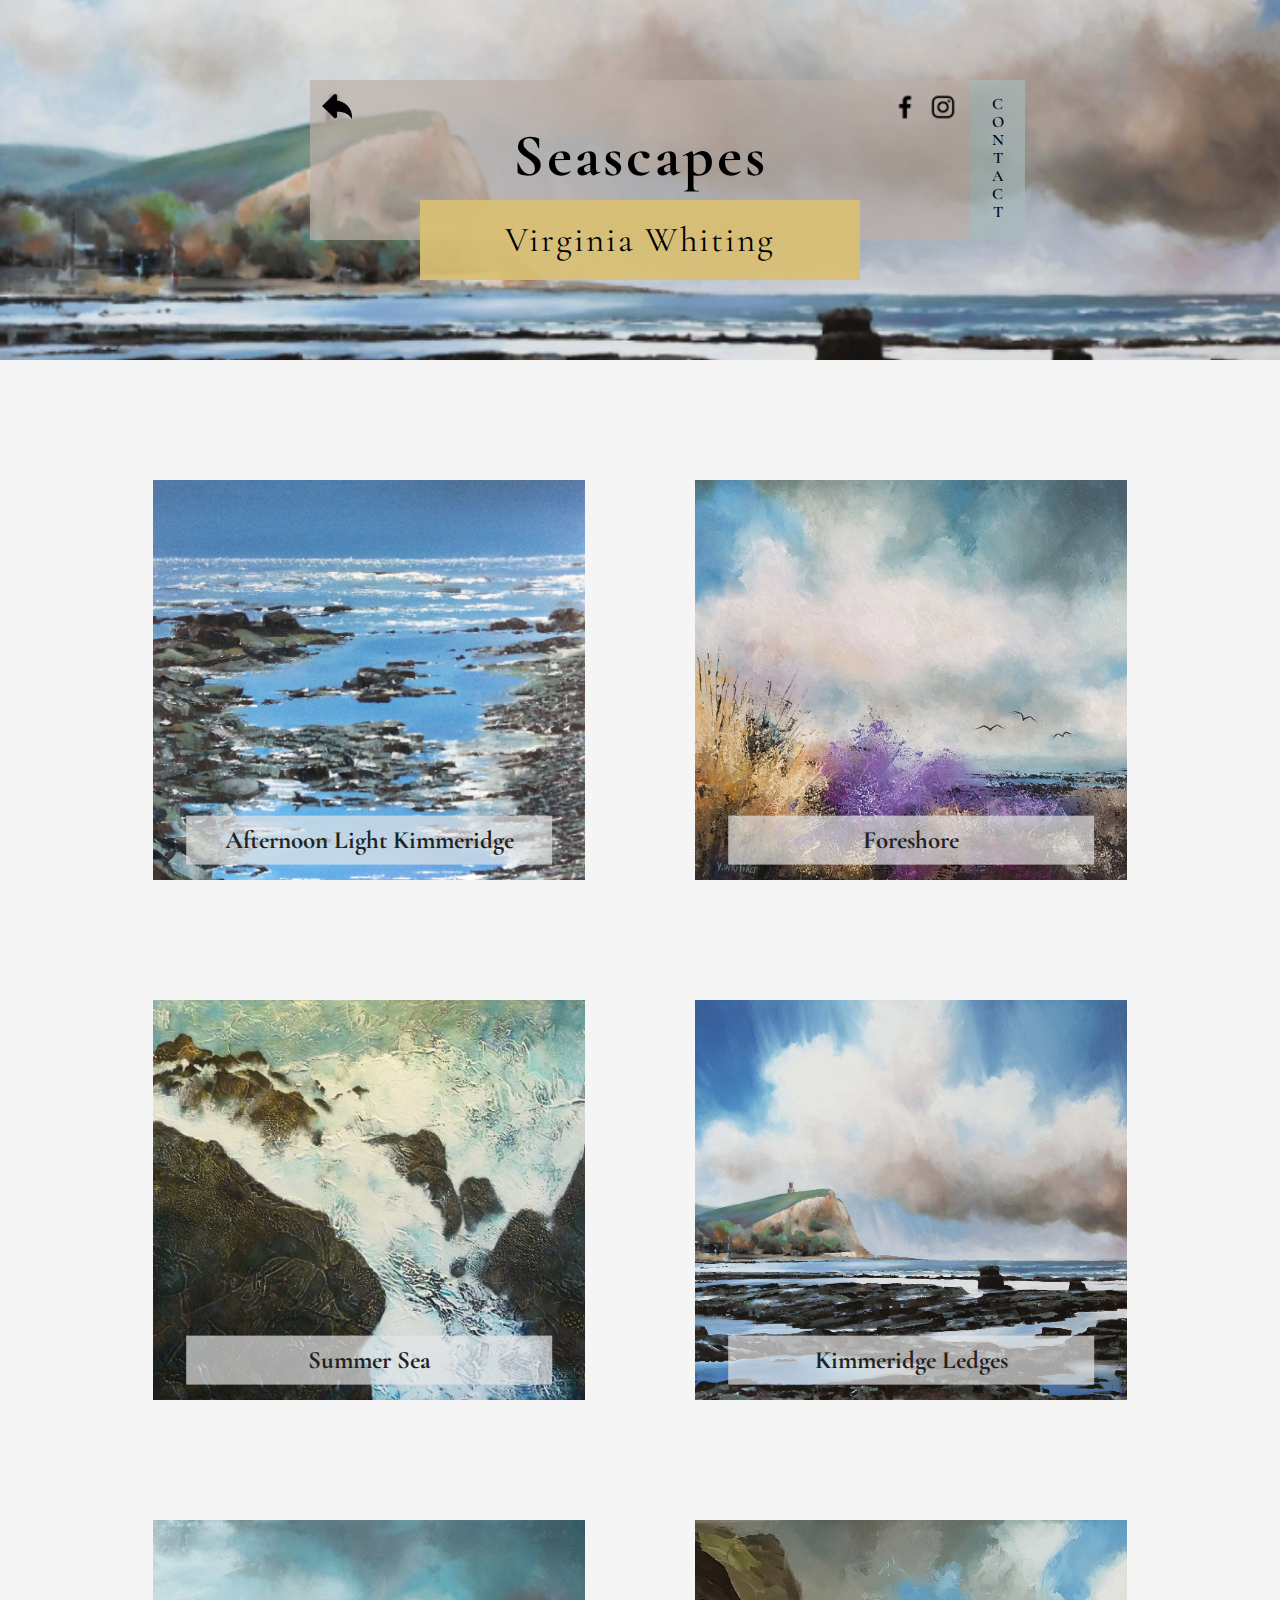
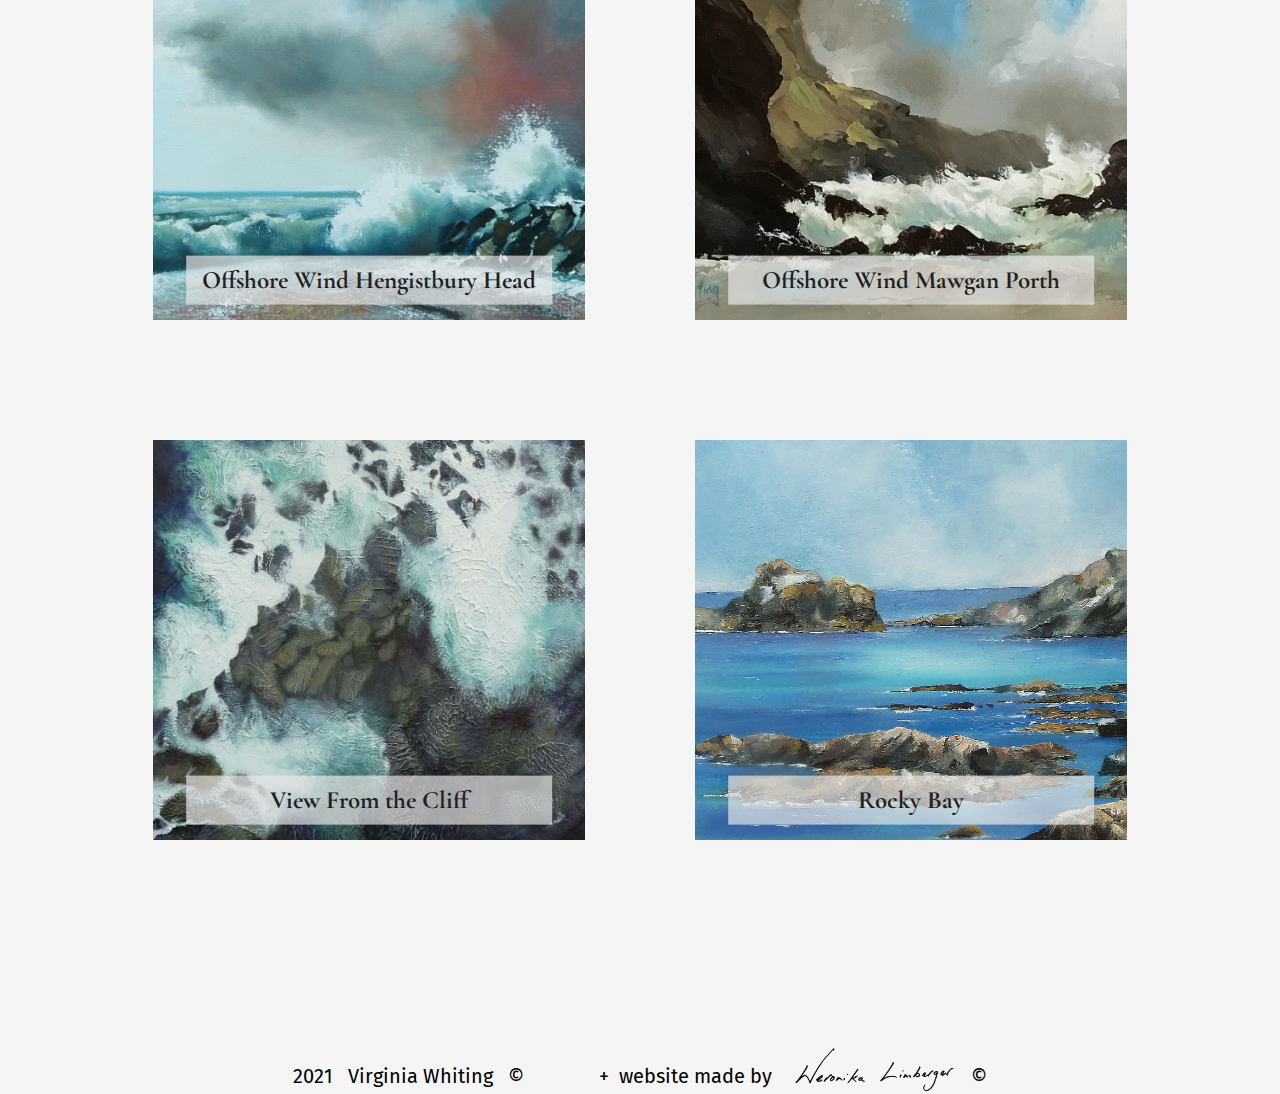
<file: gallerySeascapes.html>
<!DOCTYPE html>
<html lang="en">
<head>
  <title> Gallery </title>
  <meta charset="utf-8">
  <link href="https://fonts.googleapis.com/css?family=Cormorant+Garamond:700i|Fira+Sans" rel="stylesheet">

  <link rel="stylesheet" type="text/css" href="./CSS/normalize.css">
  <link rel="stylesheet" type="text/css" href="./CSS/stylesGallerySeascapes.css">
  <meta name="description" content="Virginia Whiting - contemporary artist"/>
    

</head>
<body>
<!-- container for the grid -->
<div class="containerMain">

  <div class="banner"></div>

  <div class="home fourS">
    <a href="gallery.html"><img class="homeIcon" src="./media/back.png" ></a>
    <!-- <a href="index.html"><img class="homeIcon" src="./media/home.png" ></a> -->
  </div>

  <!-- social media links -->
  <div class="social fourS">
    <a href="https://www.facebook.com/ginnywhiting09"><img class="socialIcon" src="media/face.webp"></a>
    <a href="https://z-p42.www.instagram.com/virginiawhiting/"><img class="socialIcon" src="media/insta.webp"></a>
    <!-- <a href="twitter.com"><img class="socialIcon" src="media/twit.webp"></a> -->
  </div>

  <!-- main box -->
  <div class="item1"> 
    <h1>Seascapes</h1>
  </div>

  <!-- contact boxes -->
  <a class="item3 grey contactMob" href="contact.html">     
    contact    
  </a>

  <a class="item3 grey contactDesk" href="contact.html">     
    C<br>o<br>n<br>t<br>a<br>c<br>t<br>    
  </a>
  <!-- gallery box -->
  <a class="item4 " href="info.html">
    Virginia Whiting
  </a>



  <div class="one typePainting fourS left" >
    <img onclick="onClick(this)" src= "media/seascapes/Afternoon Light Kimmeridge website.jpg" class="darkableImage">
    <h1 class="centerTxt">Afternoon Light Kimmeridge</h1>
  </div>
  <div class="two typePainting fourS right" >
    <img onclick="onClick(this)" src= "media/seascapes/Foreshore website.jpg" class="darkableImage">
    <h1 class="centerTxt">Foreshore</h1>
  </div>
  <div class="three typePainting fourS left" >
    <img onclick="onClick(this)" src= "media/seascapes/Summer Sea.jpeg" class="darkableImage">
    <h1 class="centerTxt">Summer Sea</h1>
  </div>
  <div class="four typePainting fourS right" >
    <img onclick="onClick(this)" src= "media/seascapes/Kimmeridge Ledges website.jpg" class="darkableImage">
    <h1 class="centerTxt">Kimmeridge Ledges</h1>
  </div>
  <div class="five typePainting fourS left" >
    <img onclick="onClick(this)" src= "media/seascapes/Offshore Wind Hengistbury Head.jpeg" class="darkableImage">
    <h1 class="centerTxt">Offshore Wind Hengistbury Head</h1>
  </div>
  <div class="six typePainting fourS right" >
    <img onclick="onClick(this)" src= "media/seascapes/Offshore Wind Mawgan Porth website.jpg" class="darkableImage">
    <h1 class="centerTxt">Offshore Wind Mawgan Porth</h1>
  </div>
  <div class="seven typePainting fourS left" >
    <img onclick="onClick(this)" src= "media/seascapes/View from the Cliff website.jpg" class="darkableImage">
    <h1 class="centerTxt">View From the Cliff</h1>
  </div>
  <div class="eight typePainting fourS right" >
    <img onclick="onClick(this)" src= "media/seascapes/Rocky Bay website.jpg" class="darkableImage">
    <h1 class="centerTxt">Rocky Bay</h1>
  </div>
  <!-- <div class="nine typePainting fourS left" >
    <img onclick="onClick(this)" src= "media/seascapes/Summer Sea.jpeg" class="darkableImage">
    <h1 class="centerTxt">Summer Sea</h1>
  </div> -->
  <!-- <div class="ten typePainting fourS right" >
    <img onclick="onClick(this)" src= "media/seascapes/View from the Cliff website.jpg" class="darkableImage">
    <h1 class="centerTxt">View From the Cliff</h1>
  </div> -->
  <!-- <div class="eleven typePainting fourS left" >
    <img src= "media/landscapes/Summer on the Chase website.jpg" class="darkableImage">
    <h1 class="centerTxt">Summer on the Chase</h1>
  </div>
  <div class="twelve typePainting fourS right" >
    <img src= "media/landscapes/The Old Bridge website.jpg" class="darkableImage">
    <h1 class="centerTxt">The Old Bridge</h1>
  </div>
  <div class="thirteen typePainting fourS left" >
    <img src= "media/landscapes/View from the Church Sauze website.jpg" class="darkableImage">
    <h1 class="centerTxt">View from the Church Sauze</h1>
  </div>
  <div class="fourteen typePainting fourS right" >
    <img src= "media/landscapes/Winter on the Chase website.jpg" class="darkableImage">
    <h1 class="centerTxt">Winter on the Chase</h1>
  </div> -->


    <!-- The Modal -->
<div id="myModal" class="modal" onclick="this.style.display='none'">
  <span class="close">&times;</span>
  <img class="modal-content" id="img01">
</div>


  <footer class="foot">
    <p class="footerTxt">      
      
      2021 &nbsp; Virginia Whiting &nbsp; &#169  
      &nbsp;&nbsp;&nbsp;&nbsp;&nbsp;&nbsp;
      &nbsp;&nbsp;&nbsp;&nbsp;&nbsp;&nbsp;
      <!-- <br> -->
      + &nbsp;website made by 
      &nbsp;&nbsp;
      <a href="https://limberger.co.uk/">
        <img id="sigImage" src="./media/Signature Black.png"></a>
      &nbsp; &#169 
    </p>
  </footer>
  
</div>

<!-- <script src="./JS/jquery-3.2.1.min.js"></script>
<script src="./JS/script.js"></script> -->
<script>
  function onClick(element) {
    document.getElementById("img01").src = element.src;
    document.getElementById("myModal").style.display = "block";
  }
  </script>

</body>

</html>
</file>
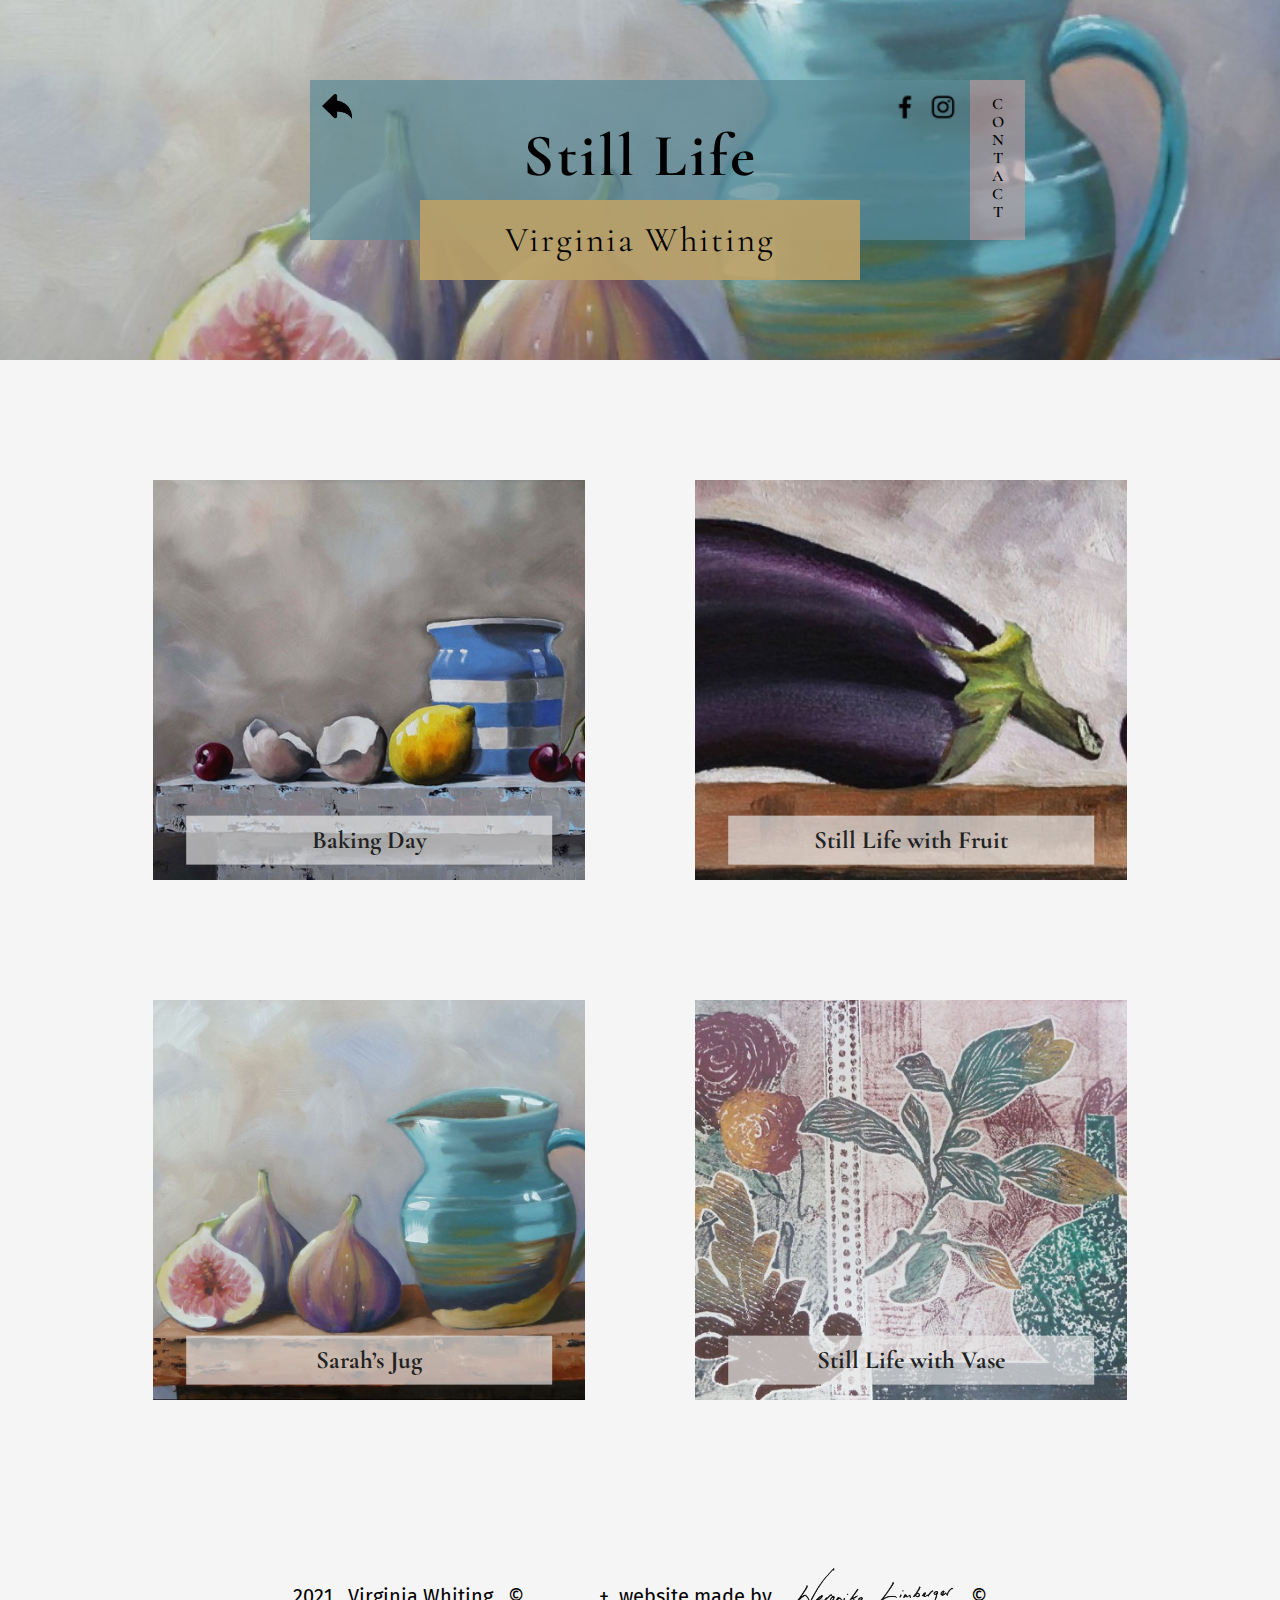
<file: galleryStillLife.html>
<!DOCTYPE html>
<html lang="en">
<head>
  <title>Gallery -Still Life</title>
  <meta charset="utf-8">
  <link href="https://fonts.googleapis.com/css?family=Cormorant+Garamond:700i|Fira+Sans" rel="stylesheet">

  <link rel="stylesheet" type="text/css" href="./CSS/normalize.css">
  <link rel="stylesheet" type="text/css" href="./CSS/stylesGalleryStillLife.css">
  <meta name="description" content="Virginia Whiting - contemporary artist"/>
    

</head>
<body>
<!-- container for the grid -->
<div class="containerMain">

  <div class="banner"></div>

  <div class="home fourS">
    <a href="gallery.html"><img class="homeIcon" src="./media/back.png" ></a>
    <!-- <a href="index.html"><img class="homeIcon" src="./media/home.png" ></a> -->
  </div>

  <!-- social media links -->
  <div class="social fourS">
    <a href="https://www.facebook.com/ginnywhiting09"><img class="socialIcon" src="media/face.webp"></a>
    <a href="https://z-p42.www.instagram.com/virginiawhiting/"><img class="socialIcon" src="media/insta.webp"></a>
    <!-- <a href="twitter.com"><img class="socialIcon" src="media/twit.webp"></a> -->
  </div>

  <!-- main box -->
  <div class="item1"> 
    <h1>Still Life</h1>
  </div>

  <!-- contact boxes -->
  <a class="item3 grey contactMob" href="contact.html">     
    contact    
  </a>

  <a class="item3 grey contactDesk" href="contact.html">     
    C<br>o<br>n<br>t<br>a<br>c<br>t<br>    
  </a>
  <!-- gallery box -->
  <a class="item4 " href="info.html">
    Virginia Whiting
  </a>



  <div class="one typePainting fourS left" >
    <img onclick="onClick(this)" src= "media/still/Baking Day website.jpeg" class="darkableImage">
    <h1 class="centerTxt">Baking Day</h1>
  </div>
  <div class="two typePainting fourS right" >
    <img onclick="onClick(this)" src= "media/still/Still Life with Fruit.jpeg" class="darkableImage">
    <h1 class="centerTxt">Still Life with Fruit</h1>
  </div>
  <div class="three typePainting fourS left" >
    <img onclick="onClick(this)" src= "media/still/Sarah’s Jug.PNG" class="darkableImage">
    <h1 class="centerTxt">Sarah’s Jug</h1>
  </div>
  <div class="four typePainting fourS right" >
    <img onclick="onClick(this)" src= "media/still/Still Life with Vase.jpeg" class="darkableImage">
    <h1 class="centerTxt">Still Life with Vase</h1>
  </div>


    <!-- The Modal -->
<div id="myModal" class="modal" onclick="this.style.display='none'">
  <span class="close">&times;</span>
  <img class="modal-content" id="img01">
</div>


  <footer class="foot">
    <p class="footerTxt">      
      
      2021 &nbsp; Virginia Whiting &nbsp; &#169  
      &nbsp;&nbsp;&nbsp;&nbsp;&nbsp;&nbsp;
      &nbsp;&nbsp;&nbsp;&nbsp;&nbsp;&nbsp;
      <!-- <br> -->
      + &nbsp;website made by 
      &nbsp;&nbsp;
      <a href="https://limberger.co.uk/">
        <img id="sigImage" src="./media/Signature Black.png"></a>
      &nbsp; &#169 
    </p>
  </footer>
  
</div>

<!-- <script src="./JS/jquery-3.2.1.min.js"></script>
<script src="./JS/script.js"></script> -->
<script>
  function onClick(element) {
    document.getElementById("img01").src = element.src;
    document.getElementById("myModal").style.display = "block";
  }
  </script>

</body>

</html>
</file>
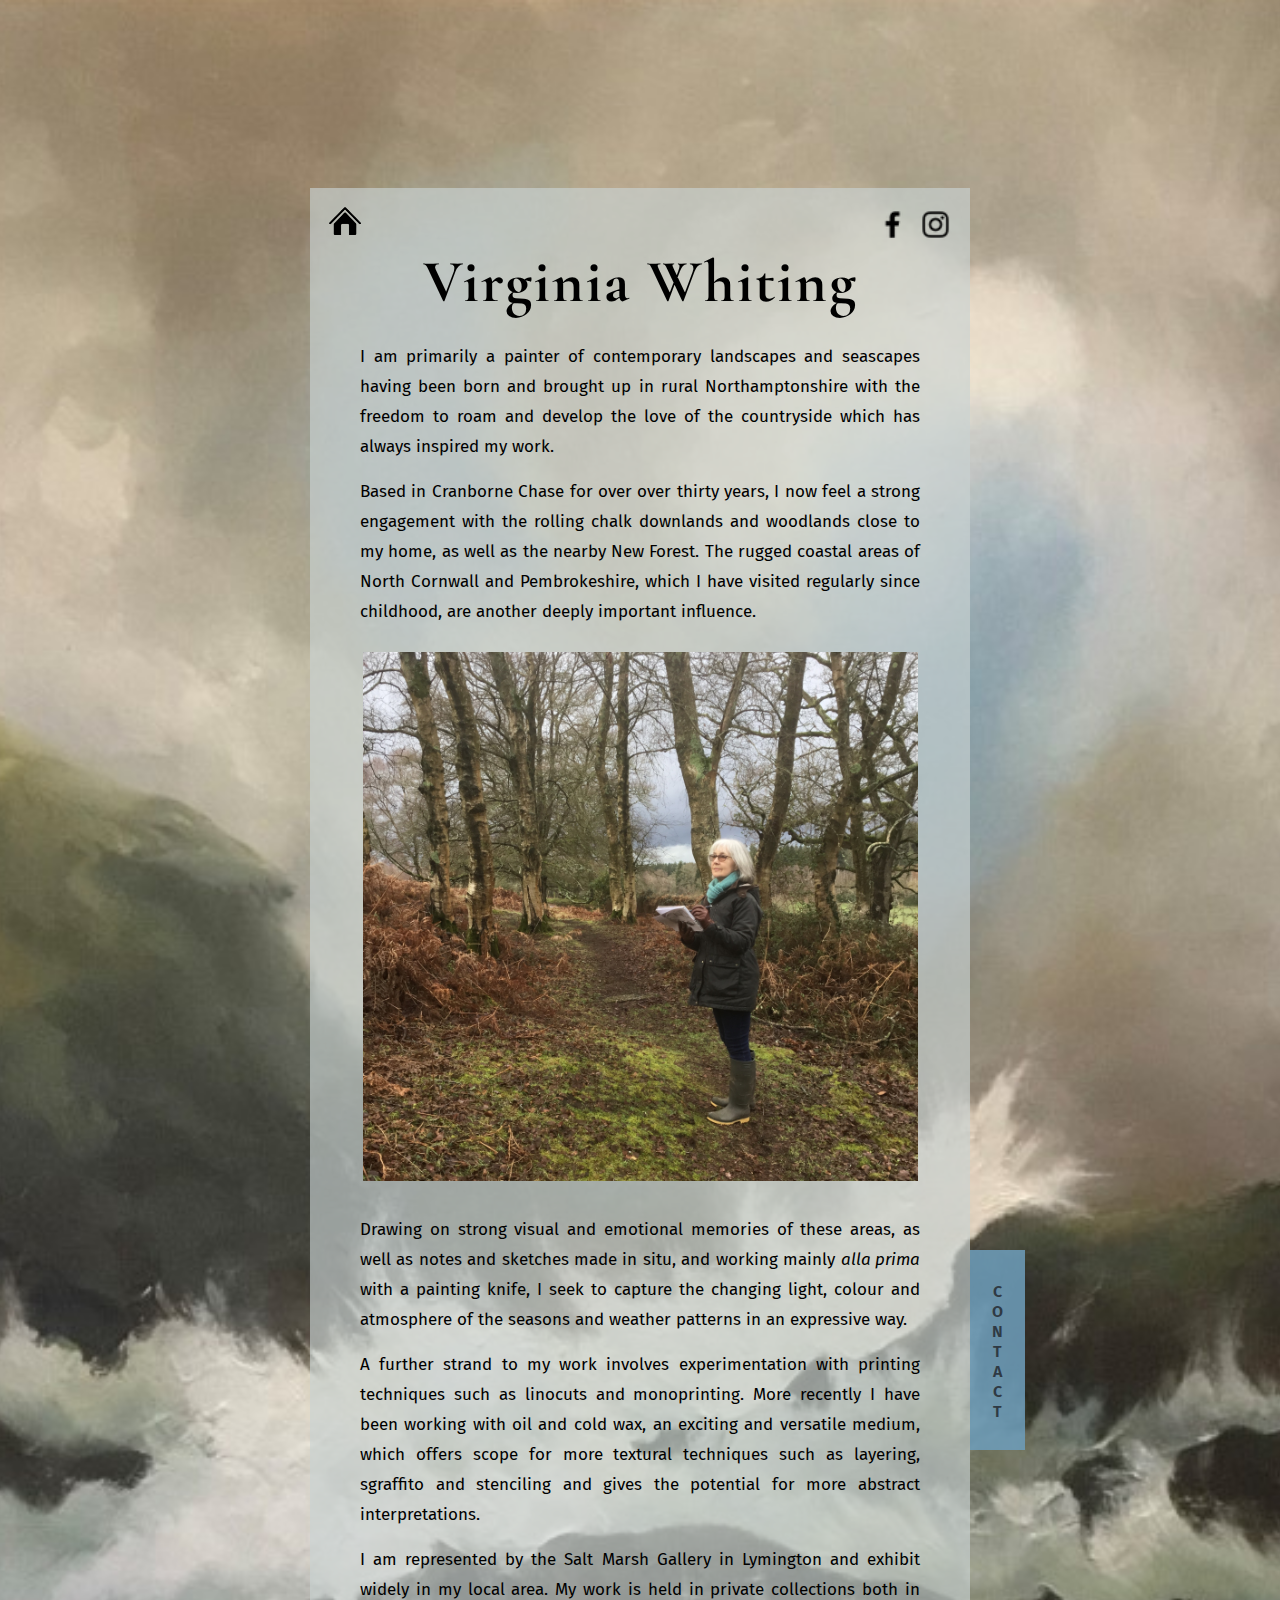
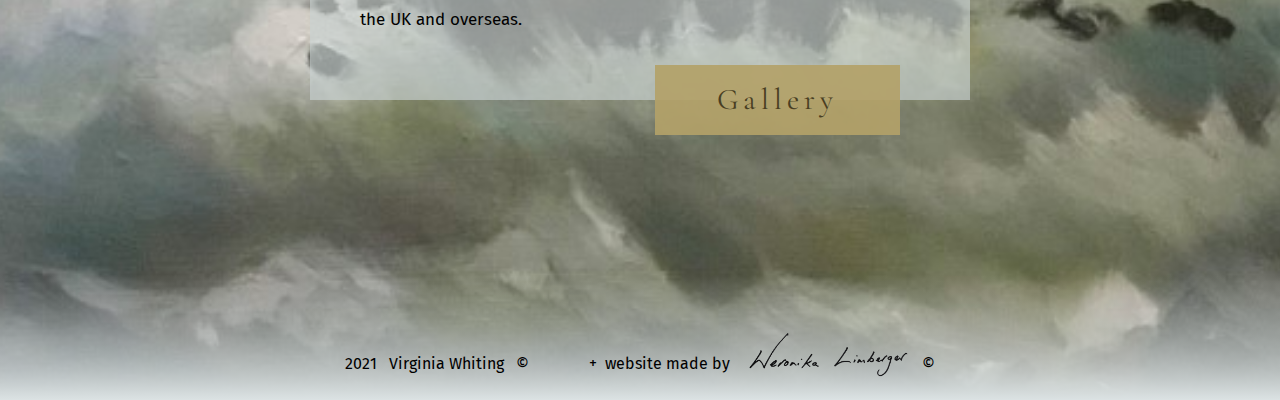
<file: info.html>
<!DOCTYPE html>
<html lang="en">
<head>
  <title>About Virginia</title>
  <meta charset="utf-8">
  <link href="https://fonts.googleapis.com/css?family=Cormorant+Garamond:700i|Fira+Sans" rel="stylesheet">

  <link rel="stylesheet" type="text/css" href="./CSS/normalize.css">
  <link rel="stylesheet" type="text/css" href="./CSS/stylesInfo.css">
  <meta name="description" content="Virginia Whiting - about"/>
    

</head>
<body>
<!-- container for the grid -->
<div class="containerMain">

  <!-- home icon -->
  <div class="home">
    <a href="index.html"><img class="homeIcon" src="./media/home.png" ></a>
  </div>

  <!-- social media links -->
  <div class="social">
    <a href="https://www.facebook.com/ginnywhiting09"><img class="socialIcon" src="media/face.webp"></a>
    <a href="https://z-p42.www.instagram.com/virginiawhiting/"><img class="socialIcon" src="media/insta.webp"></a>
    <!-- <a href="twitter.com"><img class="socialIcon" src="media/twit.webp"></a> -->
  </div>

  
  <!-- main box -->
  <div class="item1"> 

    <h1>Virginia Whiting</h1>

    
    <p>
      I am primarily a painter of contemporary landscapes and seascapes having
      been born and brought up in rural Northamptonshire with the freedom to
      roam and develop the love of the countryside which has always inspired
      my work.
      <!-- <a class="aboutLink" href="about.html">more information</a> -->
    </p>
    
    <img id="bikeMobile" class="bike" src="./media/GG.jpeg" title="Ginny on a bike!">

    <p>
      Based in Cranborne Chase for over over thirty years, I now feel a strong engagement with the rolling chalk downlands and woodlands close to my home, as well as the nearby New Forest. The rugged coastal areas of North Cornwall and Pembrokeshire, which I have visited regularly since childhood, are another deeply important influence.
 
    </p>

    <img id="bikeDesk" class="bike" src="./media/GG.jpeg" title="Ginny on a bike!">


    <p>Drawing on strong visual and emotional memories of these areas, as well as notes and sketches made in situ, and working mainly <span class="italic">alla prima</span> with a painting knife, I seek to capture the changing light, colour and atmosphere of the seasons and weather patterns in an expressive way.
    </p>

    <p>A further strand to my work involves experimentation with printing techniques such as linocuts and monoprinting. More recently I have been working with oil and cold wax, an exciting and versatile medium, which offers scope for more textural techniques such as layering, sgraffito and stenciling and gives the potential for more abstract interpretations.

    </p>
    <p>
      I am represented by the Salt Marsh Gallery in Lymington and exhibit widely in my local area. My work is held in private collections both in the UK and overseas.
    </p>

  </div>

  
  <!-- contact boxes -->
  <a class="item3 grey contactMob" href="contact.html">     
    contact    
  </a>

  <a class="item3 grey contactDesk" href="contact.html">     
    C<br>o<br>n<br>t<br>a<br>c<br>t<br>    
  </a>
  <!-- gallery box -->
  <a class="item4 " href="gallery.html">
    Gallery
  </a>

  <footer class="foot">
    <p class="footerTxt">      
      
      2021 &nbsp; Virginia Whiting &nbsp; &#169  
      &nbsp;&nbsp;&nbsp;&nbsp;&nbsp;&nbsp;
      &nbsp;&nbsp;&nbsp;&nbsp;&nbsp;&nbsp;
      <!-- <br> -->
      + &nbsp;website made by 
      &nbsp;&nbsp;
      <a href="https://limberger.co.uk/">
        <img id="sigImage" src="./media/Signature Black.png"></a>
      &nbsp; &#169 
    </p>
  </footer>


</div>


<!-- <script src="./JS/jquery-3.2.1.min.js"></script>
<script src="./JS/script.js"></script> -->

</body>

</html>
</file>
<file: CSS/stylesIndex.css>
@keyframes fadein {
  from { opacity: 0; }
  to   { opacity: 1; }
}
/* Firefox < 16 */
@-moz-keyframes fadein {
  from { opacity: 0; }
  to   { opacity: 1; }
}
/* Safari, Chrome and Opera > 12.1 */
@-webkit-keyframes fadein {
  from { opacity: 0; }
  to   { opacity: 1; }
}
/* Internet Explorer */
@-ms-keyframes fadein {
  from { opacity: 0; }
  to   { opacity: 1; }
}

h1 {
  Font-Family: 'Cormorant Garamond', Serif;
  Font-Size: 55px;
}
p {
  Font-Family: 'Fira Sans', Sans-Serif;
  Font-Size: 15px; 
}

body {
  background-image: url(../media/1a.jpg);
  background-position: center;
  background-repeat: no-repeat; /* Do not repeat the image */
  background-size: cover; /* Resize the background image to cover the entire container */
  height: 100vh;
}

/* grid container */
.containerMain {
  display: grid;
  grid-template-columns: repeat(24, 1fr) ;
  grid-template-rows: repeat(2, 1fr) repeat(8, 130px) repeat(2, 1fr);
  height: 100vh;
  width: 100%;
}

/* for desktop */
@media (min-width: 768px)  and (orientation: landscape) {
  .containerMain {
    display: grid;
    grid-template-columns: repeat(5, 1fr) repeat(14, 55px) repeat(5, 1fr) ;
    grid-template-rows: repeat(4, 1fr) repeat(10, 35px) repeat(4, 1fr);
  }
}

/* social icons on the top right  */
.social {
  grid-column: 16/ span 3;  
  grid-row: 4 / span 1;
  text-align: right;
  background-color: transparent;
  z-index: 5;
  padding: 10px;

  -webkit-animation: fadein 4s; /* Safari, Chrome and Opera > 12.1 */
  -moz-animation: fadein 4s; /* Firefox < 16 */
   -ms-animation: fadein 4s; /* Internet Explorer */
    -o-animation: fadein 4s; /* Opera < 12.1 */
       animation: fadein 4s;
}
.socialIcon {
  height: 30px;
  padding: 2px;
}
/* social icons on the top right of the main box  */
@media (min-width: 768px) and (orientation: landscape) {
  .social {
    grid-column: 16/ span 3;  
    grid-row: 6 / span 1;
    padding: 15px;
  }
}

.item1 {
  grid-column: 7/ span 12;
  grid-row: 4 / span 5;
  background-color: #d9cdb8df;
  color: #59482C; 
  margin: 0%;
  padding: 50px 20px;

  -webkit-animation: fadein 2s; /* Safari, Chrome and Opera > 12.1 */
  -moz-animation: fadein 2s; /* Firefox < 16 */
   -ms-animation: fadein 2s; /* Internet Explorer */
    -o-animation: fadein 2s; /* Opera < 12.1 */
       animation: fadein 2s;
}

.aboutLink {
  Font-Family: 'Cormorant Garamond', Serif; 
  color: #59482C; 
  background-color:  #59482c48; 
  text-decoration: none;
  margin-top: 2px;
  padding: 2px 15px;
  font-size: 35px;
  transition: color 1s, background-color 2s;
}
.aboutLink:hover {
  background-color:  #90897c9a; 
  color: #16120b; 
}
.item1 h1 {
  margin: 0%;
  padding: 7% 5%;
  text-align: center;
  font-size: 55px;
  letter-spacing: 2px;
  color: #382e1d; 
  transition: background-color 2s;
}
.item1 p {
  margin: 0%;
  padding: 2% 6%;
  text-align: justify;
  font-size: 25px;
  line-height: 43px;
}
/* for desktop */
@media (min-width: 768px) and (orientation: landscape) {
  .item1 {
    grid-column: 7/ span 12;
    grid-row: 6 / span 8;
    padding: 35px 20px;
  }
  .item1 h1 {
    padding: 0px 30px 10px 30px;
    text-align: justify;
    color: #382e1d; 
    font-size: 60px;
  }
  .item1 p {
    padding: 10px 30px 0px 30px;
    line-height: 27px;
    font-size: 15px;
  }
  .aboutLink {
    margin-top: 1px;
    padding: 3px 15px;
    font-size: 20px;
  }
}

/* contact box on the right or bottom in mobile version */
.contactMob {
  display: inline-block;
}
.contactDesk {
  display: none; 
}
.item3 {
  grid-column: 7 / span 12;
  grid-row: 10 / span 1;
  color: #2f3a44;
  background-color: #728ea6de;
  line-height: 130px;
  text-transform: capitalize;
  font-size: 50px;
  text-align: center;
  text-decoration: none;
  font-family: 'Cormorant Garamond', Serif;
  transition: color 1s, background-color 2s;
  -webkit-animation: fadein 4s; /* Safari, Chrome and Opera > 12.1 */
  -moz-animation: fadein 4s; /* Firefox < 16 */
   -ms-animation: fadein 4s; /* Internet Explorer */
    -o-animation: fadein 4s; /* Opera < 12.1 */
       animation: fadein 4s;
}
.item3:hover {
  color: #0b0d0f;
  background-color: #637a8f;
}
/* for desktop */
@media (min-width: 768px) and (orientation: landscape){
  .contactMob {
    display: none;
  }
  .contactDesk {
   display: inline-block; 
  }
  .item3 {
    grid-column: 19/ span 1;
    grid-row: 7 / span 5;
    margin: 0%;
    padding-top: 35px;
    line-height: 16px;
    font-size: 14px;
    font-weight: 600;
    Font-Family: 'Fira Sans', Sans-Serif;
  }  
}
/* the yellow gallery box on the bottom */
.item4 {
  grid-column: 7 / span 12;
  grid-row: 9 / span 1;
  background-color: rgba(231, 196, 107, 0.829);
  color:  rgb(73, 62, 34);
  text-transform: capitalize;
  font-size: 53px;
  text-decoration: none;
  text-align: center;
  font-family: 'Cormorant Garamond', Serif;
  line-height: 130px;
  letter-spacing: 5px;
  transition: color 1s, background-color 2s;
  -webkit-animation: fadein 3s; /* Safari, Chrome and Opera > 12.1 */
  -moz-animation: fadein 3s; /* Firefox < 16 */
   -ms-animation: fadein 3s; /* Internet Explorer */
    -o-animation: fadein 3s; /* Opera < 12.1 */
       animation: fadein 3s;
}
.item4:hover {
  color:  rgb(12, 10, 6);
  background-color: rgba(211, 179, 100, 0.966);
}
/* for desktop */
@media (min-width: 768px)  and (orientation: landscape) {
  .item4 {
    display: inline-block;
    grid-column: 13/ span 5;
    grid-row: 13 / span 2;
    font-size: 30px;
    line-height: 70px;
  }
}

.foot {
  grid-column: 1 / span 24;
  grid-row: 14 / span 1;
  background-image: linear-gradient(to bottom, #c9d2d300, #7799B6);
  color: black;
  text-align: center;
}
.footerTxt {
  padding: 5% 0% 0% 0%;
  font-size: 20px;
}
#sigImage {
  height: 50px;
  display: inline-block;
  margin-bottom: -1%;
}
@media (min-width: 768px)  and (orientation: landscape) {
  .foot {
    display: none;
  }
}
</file>
<file: CSS/stylesGallery.css>
.fourS {
  -webkit-animation: fadein 4s; /* Safari, Chrome and Opera > 12.1 */
  -moz-animation: fadein 4s; /* Firefox < 16 */
   -ms-animation: fadein 4s; /* Internet Explorer */
    -o-animation: fadein 4s; /* Opera < 12.1 */
       animation: fadein 4s;
}
@keyframes fadein {
  from { opacity: 0; }
  to   { opacity: 1; }
}
/* Firefox < 16 */
@-moz-keyframes fadein {
  from { opacity: 0; }
  to   { opacity: 1; }
}
/* Safari, Chrome and Opera > 12.1 */
@-webkit-keyframes fadein {
  from { opacity: 0; }
  to   { opacity: 1; }
}
/* Internet Explorer */
@-ms-keyframes fadein {
  from { opacity: 0; }
  to   { opacity: 1; }
}

h1 {
  Font-Family: 'Cormorant Garamond', Serif;
}
p {
  Font-Family: 'Fira Sans', Sans-Serif;
}
body {
  background-color: whitesmoke;
  height: 2500px;
}
@media (min-width: 768px) and (orientation: landscape) {
  body {
    height: 1500px;
  }
}

/* grid container */
.containerMain {
  display: grid;
  grid-template-columns: repeat(24, 1fr) ;
  grid-template-rows: repeat(2, 1fr) repeat(50, 50px) repeat(2, 1fr);
  height: 2750px;
  width: 100%;
}
/* for desktop */
@media (min-width: 768px)  and (orientation: landscape) {
  .containerMain {
    display: grid;
    grid-template-columns: repeat(5, 1fr) repeat(14, 55px) repeat(5, 1fr) ;
    grid-template-rows: repeat(4, 1fr) repeat(35, 40px) repeat(4, 1fr);
    height: 1700px;
  }
}

.banner {
  grid-column: 1/ span 24;  
  grid-row: 1 / span 10;
  background-image: url(../media/1a.jpg);
  background-position: center;
  background-repeat: no-repeat; 
  background-size: cover;
}
@media (min-width: 768px)  and (orientation: landscape) {
  .banner {
    grid-column: 1/ span 24;  
    grid-row: 1 / span 9;
  }
}

.item1 {
  grid-column: 7/ span 12;
  grid-row: 3 / span 4;
  background-color: #d9cdb8df;
  color: #59482C;   
  margin: 0%;
  line-height: 200px;

  -webkit-animation: fadein 2s; /* Safari, Chrome and Opera > 12.1 */
  -moz-animation: fadein 2s; /* Firefox < 16 */
   -ms-animation: fadein 2s; /* Internet Explorer */
    -o-animation: fadein 2s; /* Opera < 12.1 */
       animation: fadein 2s;
}
.item1 h1 {
  margin: 0%;
  text-align: center;
  font-size: 65px;
  letter-spacing: 2px;
  color: #382e1d; 
  transition: background-color 2s;
}

/* for desktop */
@media (min-width: 768px) and (orientation: landscape) {
  .item1 {
    grid-column: 7/ span 12;
    grid-row: 3 / span 4;
    padding: 30px 20px;
    line-height: normal;
  }
  .item1 h1 {
    padding: 0px 30px 20px 30px;
    font-size: 60px;
  }
}

/* social icons on the top right  */
.social {
  grid-column: 16/ span 3;  
  grid-row: 3 / span 2;
  text-align: right;
  background-color: transparent;
  z-index: 5;
  padding: 15px;
}
.socialIcon {
  height: 30px;
  padding: 2px;
}
/* social icons on the top right of the main box  */
@media (min-width: 768px) and (orientation: landscape) {
  .social {
    grid-column: 16/ span 3;  
    grid-row: 3 / span 2;
    padding: 10px;
  }
}

/* home icon */
.home {
  grid-column: 7/ span 2;  
  grid-row: 3 / span 2;
  z-index: 5;
  margin: 0%;
  padding: 15px 20px;
  text-align: left;
}
.homeIcon {
  margin: 0%;
  height: 27px;
  padding: 4px 2px 4px 2px;
}


@media (min-width: 768px)  and (orientation: landscape) {
  .home {    
    grid-column: 7 / span 1;  
    grid-row: 3 / span 3;
    text-align: center;
    padding: 10px;
    display: inline-block;
  }
  .homeIcon {
    margin: 0%;
    height: 25px;
    padding: 4px 2px 4px 2px;
  }
}

.item3 {
  grid-column: 7 / span 12;
  grid-row: 9 / span 1;
  color: #2f3a44;
  background-color: #728ea6de;
  line-height: 50px;
  text-transform: capitalize;
  font-size: 32px;
  text-align: center;
  text-decoration: none;
  font-family: 'Cormorant Garamond', Serif;
  transition: color 1s, background-color 2s;
  -webkit-animation: fadein 4s; /* Safari, Chrome and Opera > 12.1 */
  -moz-animation: fadein 4s; /* Firefox < 16 */
   -ms-animation: fadein 4s; /* Internet Explorer */
    -o-animation: fadein 4s; /* Opera < 12.1 */
       animation: fadein 4s;
}
.item3:hover {
  color: #0b0d0f;
  background-color: #637a8f;
}
/* for desktop */
@media (min-width: 768px) and (orientation: landscape){
  .item3 {
    grid-column: 11/ span 4;
    grid-row: 8 / span 1;
    font-size: 29px;
    line-height: 40px;
  }  
}

/* the yellow gallery box on the bottom */
.item4 {
  grid-column: 7 / span 12;
  grid-row: 7 / span 2;
  background-color: rgba(231, 196, 107, 0.938);
  color:  rgb(73, 62, 34);
  text-transform: capitalize;
  font-size: 43px;
  text-decoration: none;
  text-align: center;
  font-family: 'Cormorant Garamond', Serif;
  line-height: 100px;
  letter-spacing: 5px;
  transition: color 1s, background-color 2s;
  -webkit-animation: fadein 3s; /* Safari, Chrome and Opera > 12.1 */
  -moz-animation: fadein 3s; /* Firefox < 16 */
   -ms-animation: fadein 3s; /* Internet Explorer */
    -o-animation: fadein 3s; /* Opera < 12.1 */
       animation: fadein 3s;
}
.item4:hover {
  color:  rgb(12, 10, 6);
  background-color: rgb(211, 179, 100);
}

/* for desktop */
@media (min-width: 768px)  and (orientation: landscape) {
  .item4 {
    display: inline-block;
    grid-column: 9/ span 8;
    grid-row: 6 / span 2;
    font-size: 35px;
    letter-spacing: 2px;
    line-height: 80px;
  }
}

.typeBanner {
  background-position: center;
  background-repeat: no-repeat; 
  background-size: cover;
  text-decoration: none;
  color: #222222;
  text-align: center;
  grid-column: 6 / span 14;
  background-color: white;
  display:block; 
  opacity:1;
  filter:alpha(opacity=100);
  position: relative;
  -webkit-animation: fadein 4s; /* Safari, Chrome and Opera > 12.1 */
  -moz-animation: fadein 4s; /* Firefox < 16 */
   -ms-animation: fadein 4s; /* Internet Explorer */
    -o-animation: fadein 4s; /* Opera < 12.1 */
       animation: fadein 4s;
}
img.darkableImage {
  object-fit: cover;
  width: 100%;
  height: 100%;
  opacity:1;
  filter:alpha(opacity=100);
  transition: opacity 1s;
}
img.darkableImage:hover {
  opacity:0.8;
  filter:alpha(opacity=80);
}
.centerTxt {
  position: absolute;
  top: 50%;
  left: 50%;
  transform: translate(-50%, -50%);
  margin: 0%;
  padding: 15px;
  width: 300px;
  background-color: rgba(226, 226, 226, 0.418);
  font-size: 45px;
  letter-spacing: 2px;
}

@media (min-width: 768px)  and (orientation: landscape) {
  .typeBanner {
    grid-column: 4/ span 18;
  }
  .centerTxt {
    padding: 20px;
    width: 500px;
  }
}

.landscapes {
  grid-row: 13 / span 8;
}
@media (min-width: 768px)  and (orientation: landscape) {
  .landscapes {
    grid-row: 12 / span 6;
  }
}

.seascapes {
  grid-row: 23 / span 8;
}
@media (min-width: 768px)  and (orientation: landscape) {
  .seascapes {
    grid-row: 19 / span 6;
  }
}

.abstract {
  grid-row: 33 / span 8;
}
@media (min-width: 768px)  and (orientation: landscape) {
  .abstract {
    grid-row: 26 / span 6;
  }
}

.still {
  grid-row: 43 / span 8;
}
@media (min-width: 768px)  and (orientation: landscape) {
  .still {
    grid-row: 33 / span 6;    
  }
}




.foot {
  grid-column: 1 / span 24;
  grid-row: 54 / span 1;
  color: black;
  text-align: center;
}
.footerTxt {
  padding: 5% 0% 0% 0%;
  font-size: 20px;
}
#sigImage {
  height: 50px;
  display: inline-block;
  margin-bottom: -11px;
}
@media (min-width: 768px)  and (orientation: landscape) {
  .foot {
    grid-row: 40 / span 4;
  }
}
</file>
<file: CSS/stylesGalleryAbstract.css>
.fourS {
  -webkit-animation: fadein 4s; /* Safari, Chrome and Opera > 12.1 */
  -moz-animation: fadein 4s; /* Firefox < 16 */
   -ms-animation: fadein 4s; /* Internet Explorer */
    -o-animation: fadein 4s; /* Opera < 12.1 */
       animation: fadein 4s;
}
@keyframes fadein {
  from { opacity: 0; }
  to   { opacity: 1; }
}
/* Firefox < 16 */
@-moz-keyframes fadein {
  from { opacity: 0; }
  to   { opacity: 1; }
}
/* Safari, Chrome and Opera > 12.1 */
@-webkit-keyframes fadein {
  from { opacity: 0; }
  to   { opacity: 1; }
}
/* Internet Explorer */
@-ms-keyframes fadein {
  from { opacity: 0; }
  to   { opacity: 1; }
}

h1 {
  Font-Family: 'Cormorant Garamond', Serif;
}
p {
  Font-Family: 'Fira Sans', Sans-Serif;
}

body {
  background-color: whitesmoke;
  height: 10500px;
}
@media (min-width: 768px) and (orientation: landscape) {
  body {
    height: 5800px;
  }
}

/* grid container */
.containerMain {
  display: grid;
  grid-template-columns: repeat(24, 1fr) ;
  grid-template-rows: repeat(2, 1fr) repeat(210, 50px) repeat(2, 1fr);
  height: 10500px;
  width: 100%;
}
/* for desktop */
@media (min-width: 768px)  and (orientation: landscape) {
  .containerMain {
    display: grid;
    grid-template-columns: repeat(5, 1fr) repeat(14, 55px) repeat(5, 1fr) ;
    grid-template-rows: repeat(145, 40px) repeat(4, 1fr);
    height: 5800px;
  }
}

.banner {
  grid-column: 1/ span 24;  
  grid-row: 3 / span 10;
  background-image: url(../media/4.jpeg);
  background-position: center;
  background-repeat: no-repeat; 
  background-size: cover;
}
@media (min-width: 768px)  and (orientation: landscape) {
  .banner {
    grid-column: 1/ span 24;  
    grid-row: 1 / span 9;
  }
}

.item1 {
  grid-column: 7/ span 12;
  grid-row: 5 / span 4;
  background-color: #81817Caf;
  color: black;   
  margin: 0%;
  line-height: 200px;
  -webkit-animation: fadein 2s; /* Safari, Chrome and Opera > 12.1 */
  -moz-animation: fadein 2s; /* Firefox < 16 */
   -ms-animation: fadein 2s; /* Internet Explorer */
    -o-animation: fadein 2s; /* Opera < 12.1 */
       animation: fadein 2s;
}
.item1 h1 {
  margin: 0%;
  text-align: center;
  font-size: 65px;
  letter-spacing: 2px;
  transition: background-color 2s;
}

/* for desktop */
@media (min-width: 768px) and (orientation: landscape) {
  .item1 {
    grid-column: 7/ span 12;
    grid-row: 3 / span 4;
    margin: 0%;
    padding: 40px 20px 25px 20px;
    line-height: normal;
  }
  .item1 h1 {
    padding: 0px 30px 20px 30px;
    letter-spacing: 3px;
    font-size: 60px;
  }
}

/* social icons on the top right  */
.social {
  grid-column: 16/ span 3;  
  grid-row: 5 / span 2;
  text-align: right;
  background-color: transparent;
  z-index: 5;
  padding: 15px;
}
.socialIcon {
  height: 30px;
  padding: 2px;
}
/* social icons on the top right of the main box  */
@media (min-width: 768px) and (orientation: landscape) {
  .social {
    grid-column: 16/ span 3;  
    grid-row: 3 / span 2;
    padding: 10px;
  }
}

/* home icon */
.home {
  grid-column: 7/ span 2;  
  grid-row: 5 / span 2;
  z-index: 5;
  margin: 0%;
  padding: 15px 20px;
  text-align: left;
}
.homeIcon {
  margin: 0%;
  height: 27px;
  padding: 4px 2px 4px 2px;
}
@media (min-width: 768px)  and (orientation: landscape) {
  .home {    
    grid-column: 7 / span 1;  
    grid-row: 3 / span 3;
    text-align: center;
    padding: 10px;
    display: inline-block;
  }
  .homeIcon {
    height: 25px;
    padding: 4px 2px 4px 2px;
  }
}

.contactMob {
  display: inline-block;
}
.contactDesk {
  display: none; 
}
.item3 {
  grid-column: 7 / span 12;
  grid-row: 11 / span 1;
  background-color: #8d8c6d7e;
  color: black;
  line-height: 50px;
  text-transform: capitalize;
  font-size: 38px;
  text-align: center;
  text-decoration: none;
  font-family: 'Cormorant Garamond', Serif;
  transition: color 1s, background-color 2s;
  -webkit-animation: fadein 4s; /* Safari, Chrome and Opera > 12.1 */
  -moz-animation: fadein 4s; /* Firefox < 16 */
   -ms-animation: fadein 4s; /* Internet Explorer */
    -o-animation: fadein 4s; /* Opera < 12.1 */
       animation: fadein 4s;
}
.item3:hover {
  color: #0b0d0f;
  background-color: #637a8f;
}
/* for desktop */
@media (min-width: 768px) and (orientation: landscape){
  .contactMob {
    display: none;
  }
  .contactDesk {
   display: inline-block; 
  }
  .item3 {
    grid-column: 19/ span 1;
    grid-row: 3 / span 4;
    margin: 0%;
    padding-top: 15px;
    line-height: 18px;
    font-size: 16px;
    font-weight: 600;
  }  
}

/* the yellow gallery box on the bottom */
.item4 {
  grid-column: 7 / span 12;
  grid-row: 9 / span 2;
  background-color: #D9BF73ef;
  color: black;
  text-transform: capitalize;
  font-size: 43px;
  text-decoration: none;
  text-align: center;
  font-family: 'Cormorant Garamond', Serif;
  line-height: 100px;
  letter-spacing: 5px;
  transition: color 1s, background-color 2s;
  -webkit-animation: fadein 3s; /* Safari, Chrome and Opera > 12.1 */
  -moz-animation: fadein 3s; /* Firefox < 16 */
   -ms-animation: fadein 3s; /* Internet Explorer */
    -o-animation: fadein 3s; /* Opera < 12.1 */
       animation: fadein 3s;
}
.item4:hover {
  color:  rgb(12, 10, 6);
  background-color: rgb(211, 179, 100);
}
/* for desktop */
@media (min-width: 768px)  and (orientation: landscape) {
  .item4 {
    display: inline-block;
    grid-column: 9/ span 8;
    grid-row: 6 / span 2;
    text-transform: capitalize;
    font-size: 35px;
    letter-spacing: 2px;
    line-height: 80px;
  }
}

.typePainting {
  background-position: center;
  background-repeat: no-repeat; 
  background-size: cover;
  text-decoration: none;
  color: #222222;
  text-align: center;
  grid-column: 6 / span 14;
  background-color:rgb(255, 255, 255); 
  display:block; 
  opacity:1;
  filter:alpha(opacity=100);
  position: relative;
  -webkit-animation: fadein 4s; /* Safari, Chrome and Opera > 12.1 */
  -moz-animation: fadein 4s; /* Firefox < 16 */
   -ms-animation: fadein 4s; /* Internet Explorer */
    -o-animation: fadein 4s; /* Opera < 12.1 */
       animation: fadein 4s;
}
img.darkableImage {
  object-fit: cover;
  width: 100%;
  height: 100%;
  opacity:1;
  filter:alpha(opacity=100);
  transition: opacity 1s;
}
img.darkableImage:hover {
  opacity:0.8;
  filter:alpha(opacity=80);
  cursor: pointer;
}
.centerTxt {
  position: absolute;
  top: 50%;
  left: 50%;
  transform: translate(-50%, -50%);
  margin-top: 130px;
  padding: 10px;
  width: 300px;
  background-color: rgba(231, 231, 231, 0.692);
  font-size: 30px;
}
@media (min-width: 768px)  and (orientation: landscape) {
  .left {
    grid-column: 4/ span 8;
  }
  .right {
    grid-column: 14/ span 8;
  }
  .centerTxt {
    font-size: 25px;
    margin-top: 160px;
    width: 80%;
  }
}


.one {
  grid-row: 16 / span 8;
}
@media (min-width: 768px)  and (orientation: landscape) {
  .one {
    grid-row: 13 / span 10;
  }
}
.two {
  grid-row: 26 / span 8;
}
@media (min-width: 768px)  and (orientation: landscape) {
  .two {
    grid-row: 13 / span 10;
  }
}
.three {
  grid-row: 36 / span 8;
}
@media (min-width: 768px)  and (orientation: landscape) {
  .three {
    grid-row: 26 / span 10;
  }
}
.four {
  grid-row: 46 / span 8;
}
@media (min-width: 768px)  and (orientation: landscape) {
  .four {
    grid-row: 26 / span 10;
  }
}
.five {
  grid-row: 56 / span 8;
}
@media (min-width: 768px)  and (orientation: landscape) {
  .five {
    grid-row: 39 / span 10;
  }
}
.six {
  grid-row: 66 / span 8;
}
@media (min-width: 768px)  and (orientation: landscape) {
  .six {
    grid-row: 39 / span 10;
  }
}
.seven {
  grid-row: 76 / span 8;
}
@media (min-width: 768px)  and (orientation: landscape) {
  .seven {
    grid-row: 52 / span 10;
  }
}
.eight {
  grid-row: 86 / span 8;
}
@media (min-width: 768px)  and (orientation: landscape) {
  .eight {
    grid-row: 52 / span 10;
  }
}
.nine {
  grid-row: 96 / span 8;
}
@media (min-width: 768px)  and (orientation: landscape) {
  .nine {
    grid-row: 65 / span 10;
  }
}
.ten {
  grid-row: 106 / span 8;
}
@media (min-width: 768px)  and (orientation: landscape) {
  .ten {
    grid-row: 65 / span 10;
  }
}
.eleven {
  grid-row: 116 / span 8;
}
@media (min-width: 768px)  and (orientation: landscape) {
  .eleven {
    grid-row: 78 / span 10;
  }
}
.twelve {
  grid-row: 126 / span 8;
}
@media (min-width: 768px)  and (orientation: landscape) {
  .twelve {
    grid-row: 78 / span 10;
  }
}
.thirteen {
  grid-row: 136 / span 8;
}
@media (min-width: 768px)  and (orientation: landscape) {
  .thirteen {
    grid-row: 91 / span 10;
  }
}
.fourteen {
  grid-row: 146 / span 8;
}
@media (min-width: 768px)  and (orientation: landscape) {
  .fourteen {
    grid-row: 91 / span 10;
  }
}
.fifteen {
  grid-row: 156 / span 8;
}
@media (min-width: 768px)  and (orientation: landscape) {
  .fifteen {
    grid-row: 104 / span 10;
  }
}
.sixteen {
  grid-row: 166 / span 8;
}
@media (min-width: 768px)  and (orientation: landscape) {
  .sixteen {
    grid-row: 104 / span 10;
  }
}
.seventeen {
  grid-row: 176 / span 8;
}
@media (min-width: 768px)  and (orientation: landscape) {
  .seventeen {
    grid-row: 117 / span 10;
  }
}
.eighteen {
  grid-row: 186 / span 8;
}
@media (min-width: 768px)  and (orientation: landscape) {
  .eighteen {
    grid-row: 117 / span 10;
  }
}
.nineteen {
  grid-row: 196 / span 8;
}
@media (min-width: 768px)  and (orientation: landscape) {
  .nineteen {
    grid-row: 130 / span 10;
  }
}







.foot {
  grid-column: 1 / span 24;
  grid-row: 210 / span 1;
  color: black;
  text-align: center;
}
.footerTxt {
  padding: 5% 0% 0% 0%;
  /* font-weight: bold; */
  font-size: 20px;
}
#sigImage {
  height: 50px;
  display: inline-block;
  margin-bottom: -11px;
}
@media (min-width: 768px)  and (orientation: landscape) {
  .foot {
    grid-row: 142 / span 4;
  }
}





















/* The Modal (background) */
.modal {
  display: none; /* Hidden by default */
  position: fixed; /* Stay in place */
  z-index: 6; /* Sit on top */
  padding-top: 100px; /* Location of the box */
  left: 0;
  top: 0;
  width: 100%; /* Full width */
  height: 100%; /* Full height */
  overflow: auto; /* Enable scroll if needed */
  background-color: rgb(0,0,0); /* Fallback color */
  background-color: rgba(0, 0, 0, 0.657); /* Black w/ opacity */

}

/* Modal Content (image) */
.modal-content {
  margin: 30% auto;
  display: block;
  width: 98%;
  -webkit-transition: opacity 2s ease-in;
  -moz-transition: opacity 2s ease-in;
  -o-transition: opacity 2s ease-in;
  -ms-transition: opacity 2s ease-in;
  transition: opacity 2s ease-in;
}

/* Caption of Modal Image */
#caption {
  margin: auto;
  display: block;
  width: 80%;
  max-width: 700px;
  text-align: center;
  color: #ccc;
  padding: 10px 0;
  height: 150px;
}

/* Add Animation */
.modal-content, #caption {  
  -webkit-animation-name: fade-in;
  -webkit-animation-duration: 0.6s;
  animation-name: fade-in;
  animation-duration: 0.6s;
}


@keyframes fade-in {
  from {transform:scale(.99)} 
  to {transform:scale(1)}
}

/* The Close Button */
.close {
  position: absolute;
  top: 15px;
  right: 35px;
  color: #f1f1f1;
  font-size: 40px;
  font-weight: bold;
  transition: 0.3s;
}

.close:hover,
.close:focus {
  color: #bbb;
  text-decoration: none;
  cursor: pointer;
}

@media (min-width: 768px)  and (orientation: landscape) {
  .modal-content {
    margin: auto;
    height: 75%;
    width: auto;
  }
}
</file>
<file: CSS/stylesGalleryLandscapes.css>
.fourS {
  -webkit-animation: fadein 4s; /* Safari, Chrome and Opera > 12.1 */
  -moz-animation: fadein 4s; /* Firefox < 16 */
   -ms-animation: fadein 4s; /* Internet Explorer */
    -o-animation: fadein 4s; /* Opera < 12.1 */
       animation: fadein 4s;
}
@keyframes fadein {
  from { opacity: 0; }
  to   { opacity: 1; }
}
/* Firefox < 16 */
@-moz-keyframes fadein {
  from { opacity: 0; }
  to   { opacity: 1; }
}
/* Safari, Chrome and Opera > 12.1 */
@-webkit-keyframes fadein {
  from { opacity: 0; }
  to   { opacity: 1; }
}
/* Internet Explorer */
@-ms-keyframes fadein {
  from { opacity: 0; }
  to   { opacity: 1; }
}

h1 {
  Font-Family: 'Cormorant Garamond', Serif;
}
p {
  Font-Family: 'Fira Sans', Sans-Serif;
}

body {
  background-color: rgba(240, 237, 230, 0.897);
  height: 7600px;
}
@media (min-width: 768px) and (orientation: landscape) {
  body {
    height: 4300px;
  }
}

/* grid container */
.containerMain {
  display: grid;
  grid-template-columns: repeat(24, 1fr) ;
  grid-template-rows: repeat(2, 1fr) repeat(152, 50px) repeat(2, 1fr);
  height: 7600px;
  width: 100%;
}

/* for desktop */
@media (min-width: 768px)  and (orientation: landscape) {
  .containerMain {
    display: grid;
    grid-template-columns: repeat(5, 1fr) repeat(14, 55px) repeat(5, 1fr) ;
    grid-template-rows: repeat(100, 40px) repeat(4, 1fr);
    height: 4300px;
  }
}

.banner {
  grid-column: 1/ span 24;  
  grid-row: 3 / span 10;
  background-image: url(../media/landscapes/Farm\ on\ the\ Chase\ website.jpg);
  background-position: center;
  background-repeat: no-repeat; 
  background-size: cover;
}
@media (min-width: 768px)  and (orientation: landscape) {
  .banner {
    grid-column: 1/ span 24;  
    grid-row: 1 / span 9;
  }
}

.item1 {
  grid-column: 7/ span 12;
  grid-row: 5 / span 4;
  background-color: #6f7458af;
  color: black;   
  margin: 0%;
  line-height: 200px;
  -webkit-animation: fadein 2s; /* Safari, Chrome and Opera > 12.1 */
  -moz-animation: fadein 2s; /* Firefox < 16 */
   -ms-animation: fadein 2s; /* Internet Explorer */
    -o-animation: fadein 2s; /* Opera < 12.1 */
       animation: fadein 2s;
}
.item1 h1 {
  margin: 0%;
  text-align: center;
  font-size: 65px;
  letter-spacing: 2px;
  transition: background-color 2s;
}

/* for desktop */
@media (min-width: 768px) and (orientation: landscape) {
  .item1 {
    grid-column: 7/ span 12;
    grid-row: 3 / span 4;
    padding: 40px 20px 25px 20px;
    line-height: normal;
  }
  .item1 h1 {
    padding: 0px 30px 20px 30px;
    letter-spacing: 3px;
    font-size: 60px;
  }
}

/* social icons on the top right  */
.social {
  grid-column: 16/ span 3;  
  grid-row: 5 / span 2;
  text-align: right;
  background-color: transparent;
  z-index: 5;
  padding: 15px;
}
.socialIcon {
  height: 30px;
  padding: 2px;
}
/* social icons on the top right of the main box  */
@media (min-width: 768px) and (orientation: landscape) {
  .social {
    grid-column: 16/ span 3;  
    grid-row: 3 / span 2;
    padding: 10px;
  }
}

/* home icon */
.home {
  grid-column: 7/ span 2;  
  grid-row: 5 / span 2;
  z-index: 5;
  margin: 0%;
  padding: 15px 20px;
  text-align: left;
}
.homeIcon {
  margin: 0%;
  height: 27px;
  padding: 4px 2px 4px 2px;
}

@media (min-width: 768px)  and (orientation: landscape) {
  .home {    
    grid-column: 7 / span 1;  
    grid-row: 3 / span 3;
    text-align: center;
    padding: 10px;
    display: inline-block;
  }
  .homeIcon {
    height: 25px;
    padding: 4px 2px 4px 2px;
  }
}

.contactMob {
  display: inline-block;
}
.contactDesk {
  display: none; 
}
.item3 {
  grid-column: 7 / span 12;
  grid-row: 11 / span 1;
  background-color: #cfcd94ce;
  color: black;
  line-height: 50px;
  text-transform: capitalize;
  font-size: 38px;
  text-align: center;
  text-decoration: none;
  font-family: 'Cormorant Garamond', Serif;
  transition: color 1s, background-color 2s;
  -webkit-animation: fadein 4s; /* Safari, Chrome and Opera > 12.1 */
  -moz-animation: fadein 4s; /* Firefox < 16 */
   -ms-animation: fadein 4s; /* Internet Explorer */
    -o-animation: fadein 4s; /* Opera < 12.1 */
       animation: fadein 4s;
}
.item3:hover {
  color: #0b0d0f;
  background-color: #637a8f;
}

/* for desktop */
@media (min-width: 768px) and (orientation: landscape){
  .contactMob {
    display: none;
  }
  .contactDesk {
   display: inline-block; 
  }
  .item3 {
    grid-column: 19/ span 1;
    grid-row: 3 / span 4;
    margin: 0%;
    padding-top: 15px;
    line-height: 18px;
    font-size: 16px;
    font-weight: 600;
  }  
}

/* the yellow gallery box on the bottom */
.item4 {
  grid-column: 7 / span 12;
  grid-row: 9 / span 2;
  background-color: #D9BF73ef;
  color: black;
  text-transform: capitalize;
  font-size: 43px;
  text-decoration: none;
  text-align: center;
  font-family: 'Cormorant Garamond', Serif;
  line-height: 100px;
  letter-spacing: 5px;
  transition: color 1s, background-color 2s;
  -webkit-animation: fadein 3s; /* Safari, Chrome and Opera > 12.1 */
  -moz-animation: fadein 3s; /* Firefox < 16 */
   -ms-animation: fadein 3s; /* Internet Explorer */
    -o-animation: fadein 3s; /* Opera < 12.1 */
       animation: fadein 3s;
}
.item4:hover {
  color:  rgb(12, 10, 6);
  background-color: rgb(211, 179, 100);
}

/* for desktop */
@media (min-width: 768px)  and (orientation: landscape) {
  .item4 {
    display: inline-block;
    grid-column: 9/ span 8;
    grid-row: 6 / span 2;
    font-size: 35px;
    letter-spacing: 2px;
    line-height: 80px;
  }
}

.typePainting {
  background-position: center;
  background-repeat: no-repeat; 
  background-size: cover;
  text-decoration: none;
  color: #222222;
  text-align: center;
  grid-column: 6 / span 14;
  background-color:rgb(255, 255, 255); 
  display:block; 
  opacity:1;
  filter:alpha(opacity=100);
  position: relative;
  -webkit-animation: fadein 4s; /* Safari, Chrome and Opera > 12.1 */
  -moz-animation: fadein 4s; /* Firefox < 16 */
   -ms-animation: fadein 4s; /* Internet Explorer */
    -o-animation: fadein 4s; /* Opera < 12.1 */
       animation: fadein 4s;
}
img.darkableImage {
  object-fit: cover;
  width: 100%;
  height: 100%;
  opacity:1;
  filter:alpha(opacity=100);
  transition: opacity 1s;
}
img.darkableImage:hover {
  opacity:0.8;
  filter:alpha(opacity=80);
  cursor: pointer;
}
.centerTxt {
  position: absolute;
  top: 50%;
  left: 50%;
  transform: translate(-50%, -50%);
  margin-top: 130px;
  padding: 10px;
  width: 300px;
  background-color: rgba(231, 231, 231, 0.692);
  font-size: 30px;
}
.status {
  color: rgba(0, 0, 0, 0.733);
  font-family: 'Fira Sans', Sans-Serif;
  font-size: 20px;
  /* float: right; */
}
@media (min-width: 768px)  and (orientation: landscape) {
  .left {
    grid-column: 4/ span 8;
  }
  .right {
    grid-column: 14/ span 8;
  }
  .centerTxt {
    font-size: 25px;
    margin-top: 160px;
    width: 80%;
  }
}


.one {
  grid-row: 16 / span 8;
}
@media (min-width: 768px)  and (orientation: landscape) {
  .one {
    grid-row: 13 / span 10;
  }
}
.two {
  grid-row: 26 / span 8;
}
@media (min-width: 768px)  and (orientation: landscape) {
  .two {
    grid-row: 13 / span 10;
  }
}
.three {
  grid-row: 36 / span 8;
}
@media (min-width: 768px)  and (orientation: landscape) {
  .three {
    grid-row: 26 / span 10;
  }
}
.four {
  grid-row: 46 / span 8;
}
@media (min-width: 768px)  and (orientation: landscape) {
  .four {
    grid-row: 26 / span 10;
  }
}
.five {
  grid-row: 56 / span 8;
}
@media (min-width: 768px)  and (orientation: landscape) {
  .five {
    grid-row: 39 / span 10;
  }
}
.six {
  grid-row: 66 / span 8;
}
@media (min-width: 768px)  and (orientation: landscape) {
  .six {
    grid-row: 39 / span 10;
  }
}
.seven {
  grid-row: 76 / span 8;
}
@media (min-width: 768px)  and (orientation: landscape) {
  .seven {
    grid-row: 52 / span 10;
  }
}
.eight {
  grid-row: 86 / span 8;
}
@media (min-width: 768px)  and (orientation: landscape) {
  .eight {
    grid-row: 52 / span 10;
  }
}
.nine {
  grid-row: 96 / span 8;
}
@media (min-width: 768px)  and (orientation: landscape) {
  .nine {
    grid-row: 65 / span 10;
  }
}
.ten {
  grid-row: 106 / span 8;
}
@media (min-width: 768px)  and (orientation: landscape) {
  .ten {
    grid-row: 65 / span 10;
  }
}
.eleven {
  grid-row: 116 / span 8;
}
@media (min-width: 768px)  and (orientation: landscape) {
  .eleven {
    grid-row: 78 / span 10;
  }
}
.twelve {
  grid-row: 126 / span 8;
}
@media (min-width: 768px)  and (orientation: landscape) {
  .twelve {
    grid-row: 78 / span 10;
  }
}
.thirteen {
  grid-row: 136 / span 8;
}
@media (min-width: 768px)  and (orientation: landscape) {
  .thirteen {
    grid-row: 91 / span 10;
  }
}
.fourteen {
  grid-row: 146 / span 8;
}
@media (min-width: 768px)  and (orientation: landscape) {
  .fourteen {
    grid-row: 91 / span 10;
  }
}








.foot {
  grid-column: 1 / span 24;
  grid-row: 156 / span 1;
  /* background-image: linear-gradient(to bottom, #c9d2d300, #7799B6); */
  color: black;
  text-align: center;
}
.footerTxt {
  padding: 5% 0% 0% 0%;
  /* font-weight: bold; */
  font-size: 20px;
}
#sigImage {
  height: 50px;
  display: inline-block;
  margin-bottom: -11px;
}
@media (min-width: 768px)  and (orientation: landscape) {
  .foot {
    grid-row: 103 / span 4;
  }
}

















/* The Modal (background) */
.modal {
  display: none; /* Hidden by default */
  position: fixed; /* Stay in place */
  z-index: 6; /* Sit on top */
  padding-top: 100px; /* Location of the box */
  left: 0;
  top: 0;
  width: 100%; /* Full width */
  height: 100%; /* Full height */
  overflow: auto; /* Enable scroll if needed */
  background-color: rgb(0,0,0); /* Fallback color */
  background-color: rgba(0, 0, 0, 0.657); /* Black w/ opacity */

}

/* Modal Content (image) */
.modal-content {
  margin: 30% auto;
  display: block;
  width: 98%;
  -webkit-transition: opacity 2s ease-in;
  -moz-transition: opacity 2s ease-in;
  -o-transition: opacity 2s ease-in;
  -ms-transition: opacity 2s ease-in;
  transition: opacity 2s ease-in;
}

/* Caption of Modal Image */
#caption {
  margin: auto;
  display: block;
  width: 80%;
  max-width: 700px;
  text-align: center;
  color: #ccc;
  padding: 10px 0;
  height: 150px;
}

/* Add Animation */
.modal-content, #caption {  
  -webkit-animation-name: fade-in;
  -webkit-animation-duration: 0.6s;
  animation-name: fade-in;
  animation-duration: 0.6s;
}


@keyframes fade-in {
  from {transform:scale(.99)} 
  to {transform:scale(1)}
}

/* The Close Button */
.close {
  position: absolute;
  top: 15px;
  right: 35px;
  color: #f1f1f1;
  font-size: 40px;
  font-weight: bold;
  transition: 0.3s;
}

.close:hover,
.close:focus {
  color: #bbb;
  text-decoration: none;
  cursor: pointer;
}

@media (min-width: 768px)  and (orientation: landscape) {
  .modal-content {
    margin: auto;
    height: 75%;
    width: auto;
  }
}
</file>
<file: CSS/stylesGallerySeascapes.css>
.fourS {
  -webkit-animation: fadein 4s; /* Safari, Chrome and Opera > 12.1 */
  -moz-animation: fadein 4s; /* Firefox < 16 */
   -ms-animation: fadein 4s; /* Internet Explorer */
    -o-animation: fadein 4s; /* Opera < 12.1 */
       animation: fadein 4s;
}
@keyframes fadein {
  from { opacity: 0; }
  to   { opacity: 1; }
}
/* Firefox < 16 */
@-moz-keyframes fadein {
  from { opacity: 0; }
  to   { opacity: 1; }
}
/* Safari, Chrome and Opera > 12.1 */
@-webkit-keyframes fadein {
  from { opacity: 0; }
  to   { opacity: 1; }
}
/* Internet Explorer */
@-ms-keyframes fadein {
  from { opacity: 0; }
  to   { opacity: 1; }
}

h1 {
  Font-Family: 'Cormorant Garamond', Serif;
}
p {
  Font-Family: 'Fira Sans', Sans-Serif;
}

body {
  background-color: whitesmoke;
  height: 4900px;
}
@media (min-width: 768px) and (orientation: landscape) {
  body {
    height: 2600px;
  }
}

/* grid container */
.containerMain {
  display: grid;
  grid-template-columns: repeat(24, 1fr) ;
  grid-template-rows: repeat(2, 1fr) repeat(98, 50px) repeat(2, 1fr);
  height: 4900px;
  width: 100%;
}
/* for desktop */
@media (min-width: 768px)  and (orientation: landscape) {
  .containerMain {
    display: grid;
    grid-template-columns: repeat(5, 1fr) repeat(14, 55px) repeat(5, 1fr) ;
    grid-template-rows: repeat(65, 40px) repeat(4, 1fr);
    height: 2600px;
  }
}

.banner {
  grid-column: 1/ span 24;  
  grid-row: 3 / span 10;
  background-image: url(../media/9.PNG);
  background-position: center;
  background-repeat: no-repeat; 
  background-size: cover;
}
@media (min-width: 768px)  and (orientation: landscape) {
  .banner {
    grid-column: 1/ span 24;  
    grid-row: 1 / span 9;
  }
}

.item1 {
  grid-column: 7/ span 12;
  grid-row: 5 / span 4;
  /* background-color: #585B46df; */
  background-color: #BCAFA7af;
  color: black;   
  margin: 0%;
  line-height: 200px;
  -webkit-animation: fadein 2s; /* Safari, Chrome and Opera > 12.1 */
  -moz-animation: fadein 2s; /* Firefox < 16 */
   -ms-animation: fadein 2s; /* Internet Explorer */
    -o-animation: fadein 2s; /* Opera < 12.1 */
       animation: fadein 2s;
}
.item1 h1 {
  margin: 0%;
  text-align: center;
  font-size: 65px;
  letter-spacing: 2px;
  transition: background-color 2s;
}

/* for desktop */
@media (min-width: 768px) and (orientation: landscape) {
  .item1 {
    grid-column: 7/ span 12;
    grid-row: 3 / span 4;
    padding: 40px 20px 25px 20px;
    line-height: normal;
  }
  .item1 h1 {
    padding: 0px 30px 20px 30px;
    letter-spacing: 3px;
    font-size: 60px;
  }
}

/* social icons on the top right  */
.social {
  grid-column: 16/ span 3;  
  grid-row: 5 / span 2;
  text-align: right;
  background-color: transparent;
  z-index: 5;
  padding: 15px;
}
.socialIcon {
  height: 30px;
  padding: 2px;
}
/* social icons on the top right of the main box  */
@media (min-width: 768px) and (orientation: landscape) {
  .social {
    grid-column: 16/ span 3;  
    grid-row: 3 / span 2;
    padding: 10px;
  }
}

/* home icon */
.home {
  grid-column: 7/ span 2;  
  grid-row: 5 / span 2;
  z-index: 5;
  margin: 0%;
  padding: 15px 20px;
  text-align: left;
}
.homeIcon {
  margin: 0%;
  height: 27px;
  padding: 4px 2px 4px 2px;
}
@media (min-width: 768px)  and (orientation: landscape) {
  .home {    
    grid-column: 7 / span 3;  
    grid-row: 3 / span 2;
    padding: 10px;
    display: inline-block;
  }
  .homeIcon {
    height: 25px;
    padding: 4px 2px 4px 2px;
    display: inline;
  }
}

.contactMob {
  display: inline-block;
}
.contactDesk {
  display: none; 
}
.item3 {
  grid-column: 7 / span 12;
  grid-row: 11 / span 1;
  background-color: #a7bbbcaf;
  color: black;
  line-height: 50px;
  text-transform: capitalize;
  font-size: 38px;
  text-align: center;
  text-decoration: none;
  font-family: 'Cormorant Garamond', Serif;
  transition: color 1s, background-color 2s;
  -webkit-animation: fadein 4s; /* Safari, Chrome and Opera > 12.1 */
  -moz-animation: fadein 4s; /* Firefox < 16 */
   -ms-animation: fadein 4s; /* Internet Explorer */
    -o-animation: fadein 4s; /* Opera < 12.1 */
       animation: fadein 4s;
}
.item3:hover {
  color: #0b0d0f;
  background-color: #637a8f;
}


/* for desktop */
@media (min-width: 768px) and (orientation: landscape){
  .contactMob {
    display: none;
  }
  .contactDesk {
   display: inline-block; 
  }
  .item3 {
    grid-column: 19/ span 1;
    grid-row: 3 / span 4;
    margin: 0%;
    padding-top: 15px;
    line-height: 18px;
    font-size: 16px;
    font-weight: 600;
  }  
}


/* the yellow gallery box on the bottom */
.item4 {
  grid-column: 7 / span 12;
  grid-row: 9 / span 2;
  background-color: #D9BF73ef;
  color: black;
  text-transform: capitalize;
  font-size: 43px;
  text-decoration: none;
  text-align: center;
  font-family: 'Cormorant Garamond', Serif;
  line-height: 100px;
  letter-spacing: 5px;
  transition: color 1s, background-color 2s;
  -webkit-animation: fadein 3s; /* Safari, Chrome and Opera > 12.1 */
  -moz-animation: fadein 3s; /* Firefox < 16 */
   -ms-animation: fadein 3s; /* Internet Explorer */
    -o-animation: fadein 3s; /* Opera < 12.1 */
       animation: fadein 3s;
}
.item4:hover {
  color:  rgb(12, 10, 6);
  background-color: rgb(211, 179, 100);
}

/* for desktop */
@media (min-width: 768px)  and (orientation: landscape) {
  .item4 {
    display: inline-block;
    grid-column: 9/ span 8;
    grid-row: 6 / span 2;
    font-size: 35px;
    letter-spacing: 2px;
    line-height: 80px;
  }
}

.typePainting {
  background-position: center;
  background-repeat: no-repeat; 
  background-size: cover;
  text-decoration: none;
  color: #222222;
  text-align: center;
  grid-column: 6 / span 14;
  background-color:rgb(255, 255, 255); 
  display:block; 
  opacity:1;
  filter:alpha(opacity=100);
  position: relative;
  -webkit-animation: fadein 4s; /* Safari, Chrome and Opera > 12.1 */
  -moz-animation: fadein 4s; /* Firefox < 16 */
   -ms-animation: fadein 4s; /* Internet Explorer */
    -o-animation: fadein 4s; /* Opera < 12.1 */
       animation: fadein 4s;
}
img.darkableImage {
  object-fit: cover;
  width: 100%;
  height: 100%;
  opacity:1;
  filter:alpha(opacity=100);
  transition: opacity 1s;
  cursor: pointer;
}
img.darkableImage:hover {
  opacity:0.8;
  filter:alpha(opacity=80);
}
.centerTxt {
  position: absolute;
  top: 50%;
  left: 50%;
  transform: translate(-50%, -50%);
  margin-top: 130px;
  padding: 10px;
  width: 300px;
  background-color: rgba(231, 231, 231, 0.692);
  font-size: 30px;
  /* letter-spacing: 2px; */
}

@media (min-width: 768px)  and (orientation: landscape) {
  .left {
    grid-column: 4/ span 8;
  }
  .right {
    grid-column: 14/ span 8;
  }
  .centerTxt {
    font-size: 25px;
    margin-top: 160px;
    width: 80%;
  }
}


.one {
  grid-row: 16 / span 8;
}
@media (min-width: 768px)  and (orientation: landscape) {
  .one {
    grid-row: 13 / span 10;
  }
}
.two {
  grid-row: 26 / span 8;
}
@media (min-width: 768px)  and (orientation: landscape) {
  .two {
    grid-row: 13 / span 10;
  }
}
.three {
  grid-row: 36 / span 8;
}
@media (min-width: 768px)  and (orientation: landscape) {
  .three {
    grid-row: 26 / span 10;
  }
}
.four {
  grid-row: 46 / span 8;
}
@media (min-width: 768px)  and (orientation: landscape) {
  .four {
    grid-row: 26 / span 10;
  }
}
.five {
  grid-row: 56 / span 8;
}
@media (min-width: 768px)  and (orientation: landscape) {
  .five {
    grid-row: 39 / span 10;
  }
}
.six {
  grid-row: 66 / span 8;
}
@media (min-width: 768px)  and (orientation: landscape) {
  .six {
    grid-row: 39 / span 10;
  }
}
.seven {
  grid-row: 76 / span 8;
}
@media (min-width: 768px)  and (orientation: landscape) {
  .seven {
    grid-row: 52 / span 10;
  }
}
.eight {
  grid-row: 86 / span 8;
}
@media (min-width: 768px)  and (orientation: landscape) {
  .eight {
    grid-row: 52 / span 10;
  }
}
.nine {
  grid-row: 96 / span 8;
}
@media (min-width: 768px)  and (orientation: landscape) {
  .nine {
    grid-row: 65 / span 10;
  }
}
.ten {
  grid-row: 106 / span 8;
}
@media (min-width: 768px)  and (orientation: landscape) {
  .ten {
    grid-row: 65 / span 10;
  }
}
.eleven {
  grid-row: 116 / span 8;
}
@media (min-width: 768px)  and (orientation: landscape) {
  .eleven {
    grid-row: 78 / span 10;
  }
}
.twelve {
  grid-row: 126 / span 8;
}
@media (min-width: 768px)  and (orientation: landscape) {
  .twelve {
    grid-row: 78 / span 10;
  }
}
.thirteen {
  grid-row: 136 / span 8;
}
@media (min-width: 768px)  and (orientation: landscape) {
  .thirteen {
    grid-row: 91 / span 10;
  }
}
.fourteen {
  grid-row: 146 / span 8;
}
@media (min-width: 768px)  and (orientation: landscape) {
  .fourteen {
    grid-row: 91 / span 10;
  }
}








.foot {
  grid-column: 1 / span 24;
  grid-row: 98 / span 1;
  color: black;
  text-align: center;
}
.footerTxt {
  padding: 5% 0% 0% 0%;
  /* font-weight: bold; */
  font-size: 20px;
}
#sigImage {
  height: 50px;
  display: inline-block;
  margin-bottom: -11px;
}
@media (min-width: 768px)  and (orientation: landscape) {
  .foot {
    grid-row: 65 / span 4;
  }
}





/* The Modal (background) */
.modal {
  display: none; /* Hidden by default */
  position: fixed; /* Stay in place */
  z-index: 6; /* Sit on top */
  padding-top: 100px; /* Location of the box */
  left: 0;
  top: 0;
  width: 100%; /* Full width */
  height: 100%; /* Full height */
  overflow: auto; /* Enable scroll if needed */
  background-color: rgb(0,0,0); /* Fallback color */
  background-color: rgba(0, 0, 0, 0.657); /* Black w/ opacity */

}

/* Modal Content (image) */
.modal-content {
  margin: 30% auto;
  display: block;
  width: 98%;
  -webkit-transition: opacity 2s ease-in;
  -moz-transition: opacity 2s ease-in;
  -o-transition: opacity 2s ease-in;
  -ms-transition: opacity 2s ease-in;
  transition: opacity 2s ease-in;
}

/* Caption of Modal Image */
#caption {
  margin: auto;
  display: block;
  width: 80%;
  max-width: 700px;
  text-align: center;
  color: #ccc;
  padding: 10px 0;
  height: 150px;
}

/* Add Animation */
.modal-content, #caption {  
  -webkit-animation-name: fade-in;
  -webkit-animation-duration: 0.6s;
  animation-name: fade-in;
  animation-duration: 0.6s;
}


@keyframes fade-in {
  from {transform:scale(.99)} 
  to {transform:scale(1)}
}

/* The Close Button */
.close {
  position: absolute;
  top: 15px;
  right: 35px;
  color: #f1f1f1;
  font-size: 40px;
  font-weight: bold;
  transition: 0.3s;
}

.close:hover,
.close:focus {
  color: #bbb;
  text-decoration: none;
  cursor: pointer;
}

@media (min-width: 768px)  and (orientation: landscape) {
  .modal-content {
    margin: auto;
    height: 75%;
    width: auto;
  }
}
</file>
<file: CSS/stylesGalleryStillLife.css>
.fourS {
  -webkit-animation: fadein 4s; /* Safari, Chrome and Opera > 12.1 */
  -moz-animation: fadein 4s; /* Firefox < 16 */
   -ms-animation: fadein 4s; /* Internet Explorer */
    -o-animation: fadein 4s; /* Opera < 12.1 */
       animation: fadein 4s;
}
@keyframes fadein {
  from { opacity: 0; }
  to   { opacity: 1; }
}
/* Firefox < 16 */
@-moz-keyframes fadein {
  from { opacity: 0; }
  to   { opacity: 1; }
}
/* Safari, Chrome and Opera > 12.1 */
@-webkit-keyframes fadein {
  from { opacity: 0; }
  to   { opacity: 1; }
}
/* Internet Explorer */
@-ms-keyframes fadein {
  from { opacity: 0; }
  to   { opacity: 1; }
}

h1 {
  Font-Family: 'Cormorant Garamond', Serif;
}
p {
  Font-Family: 'Fira Sans', Sans-Serif;
}

body {
  /* background-color: rgb(245, 237, 226); */
  background-color: whitesmoke;
  height: 2700px;
}
@media (min-width: 768px) and (orientation: landscape) {
  body {
    height: 1600px;
  }
}

/* grid container */
.containerMain {
  display: grid;
  grid-template-columns: repeat(24, 1fr) ;
  grid-template-rows: repeat(2, 1fr) repeat(54, 50px) repeat(2, 1fr);
  height: 2700px;
  width: 100%;
}
/* for desktop */
@media (min-width: 768px)  and (orientation: landscape) {
  .containerMain {
    display: grid;
    grid-template-columns: repeat(5, 1fr) repeat(14, 55px) repeat(5, 1fr) ;
    grid-template-rows: repeat(38, 40px) repeat(4, 1fr);
    height: 1600px;
  }
}

.banner {
  grid-column: 1/ span 24;  
  grid-row: 3 / span 10;
  background-image: url(../media/11.PNG);
  background-position: center;
  background-repeat: no-repeat; 
  background-size: cover;
}
@media (min-width: 768px)  and (orientation: landscape) {
  .banner {
    grid-column: 1/ span 24;  
    grid-row: 1 / span 9;
  }
}

.item1 {
  grid-column: 7/ span 12;
  grid-row: 5 / span 4;
  background-color: #5B8A96af;
  color: black;   
  margin: 0%;
  line-height: 200px;
  -webkit-animation: fadein 2s; /* Safari, Chrome and Opera > 12.1 */
  -moz-animation: fadein 2s; /* Firefox < 16 */
   -ms-animation: fadein 2s; /* Internet Explorer */
    -o-animation: fadein 2s; /* Opera < 12.1 */
       animation: fadein 2s;
}
.item1 h1 {
  margin: 0%;
  text-align: center;
  font-size: 65px;
  letter-spacing: 2px;
  transition: background-color 2s;
}
/* for desktop */
@media (min-width: 768px) and (orientation: landscape) {
  .item1 {
    grid-column: 7/ span 12;
    grid-row: 3 / span 4;
    padding: 40px 20px 25px 20px;
    line-height: normal;
  }
  .item1 h1 {
    padding: 0px 30px 20px 30px;
    letter-spacing: 3px;
    font-size: 60px;
  }
}

/* social icons on the top right  */
.social {
  grid-column: 16/ span 3;  
  grid-row: 5 / span 2;
  text-align: right;
  background-color: transparent;
  z-index: 5;
  padding: 15px;
}
.socialIcon {
  height: 30px;
  padding: 2px;
}
/* social icons on the top right of the main box  */
@media (min-width: 768px) and (orientation: landscape) {
  .social {
    grid-column: 16/ span 3;  
    grid-row: 3 / span 2;
    padding: 10px;
  }
}

/* home icon */
.home {
  grid-column: 7/ span 2;  
  grid-row: 5 / span 2;
  z-index: 5;
  margin: 0%;
  padding: 15px 20px;
  text-align: left;
}
.homeIcon {
  margin: 0%;
  height: 27px;
  padding: 4px 2px 4px 2px;
}
@media (min-width: 768px)  and (orientation: landscape) {
  .home {    
    grid-column: 7 / span 3;  
    grid-row: 3 / span 2;
    padding: 10px;
    display: inline-block;
  }
  .homeIcon {
    height: 25px;
    padding: 4px 2px 4px 2px;
    display: inline;
  }
}

.contactMob {
  display: inline-block;
}
.contactDesk {
  display: none; 
}
.item3 {
  grid-column: 7 / span 12;
  grid-row: 11 / span 1;
  background-color: #B99DA0af;
  color: black;
  line-height: 50px;
  text-transform: capitalize;
  font-size: 38px;
  text-align: center;
  text-decoration: none;
  font-family: 'Cormorant Garamond', Serif;
  transition: color 1s, background-color 2s;
  -webkit-animation: fadein 4s; /* Safari, Chrome and Opera > 12.1 */
  -moz-animation: fadein 4s; /* Firefox < 16 */
   -ms-animation: fadein 4s; /* Internet Explorer */
    -o-animation: fadein 4s; /* Opera < 12.1 */
       animation: fadein 4s;
}
.item3:hover {
  color: #0b0d0f;
  background-color: #637a8f;
}
/* for desktop */
@media (min-width: 768px) and (orientation: landscape){
  .contactMob {
    display: none;
  }
  .contactDesk {
   display: inline-block; 
  }
  .item3 {
    grid-column: 19/ span 1;
    grid-row: 3 / span 4;
    margin: 0%;
    padding-top: 15px;
    line-height: 18px;
    font-size: 16px;
    font-weight: 600;
  }  
}

/* the yellow gallery box on the bottom */
.item4 {
  grid-column: 7 / span 12;
  grid-row: 9 / span 2;
  background-color: #b9a069ef;
  color: black;
  text-transform: capitalize;
  font-size: 43px;
  text-decoration: none;
  text-align: center;
  font-family: 'Cormorant Garamond', Serif;
  line-height: 100px;
  letter-spacing: 5px;
  transition: color 1s, background-color 2s;
  -webkit-animation: fadein 3s; /* Safari, Chrome and Opera > 12.1 */
  -moz-animation: fadein 3s; /* Firefox < 16 */
   -ms-animation: fadein 3s; /* Internet Explorer */
    -o-animation: fadein 3s; /* Opera < 12.1 */
       animation: fadein 3s;
}
.item4:hover {
  color:  rgb(12, 10, 6);
  background-color: rgb(211, 179, 100);
}
/* for desktop */
@media (min-width: 768px)  and (orientation: landscape) {
  .item4 {
    display: inline-block;
    grid-column: 9/ span 8;
    grid-row: 6 / span 2;
    font-size: 35px;
    letter-spacing: 2px;
    line-height: 80px;
  }
}

.typePainting {
  background-position: center;
  background-repeat: no-repeat; 
  background-size: cover;
  text-decoration: none;
  color: #222222;
  text-align: center;
  grid-column: 6 / span 14;
  background-color:rgb(255, 255, 255); 
  display:block; 
  opacity:1;
  filter:alpha(opacity=100);
  position: relative;
  -webkit-animation: fadein 4s; /* Safari, Chrome and Opera > 12.1 */
  -moz-animation: fadein 4s; /* Firefox < 16 */
   -ms-animation: fadein 4s; /* Internet Explorer */
    -o-animation: fadein 4s; /* Opera < 12.1 */
       animation: fadein 4s;
}
img.darkableImage {
  object-fit: cover;
  width: 100%;
  height: 100%;
  opacity:1;
  filter:alpha(opacity=100);
  transition: opacity 1s;
  cursor: pointer;
}
img.darkableImage:hover {
  opacity:0.8;
  filter:alpha(opacity=80);
}
.centerTxt {
  position: absolute;
  top: 50%;
  left: 50%;
  transform: translate(-50%, -50%);
  margin-top: 130px;
  padding: 10px;
  width: 300px;
  background-color: rgba(231, 231, 231, 0.692);
  font-size: 30px;
  /* letter-spacing: 2px; */
}
@media (min-width: 768px)  and (orientation: landscape) {
  .left {
    grid-column: 4/ span 8;
  }
  .right {
    grid-column: 14/ span 8;
  }
  .centerTxt {
    font-size: 25px;
    margin-top: 160px;
    width: 80%;
  }
}


.one {
  grid-row: 16 / span 8;
}
@media (min-width: 768px)  and (orientation: landscape) {
  .one {
    grid-row: 13 / span 10;
  }
}
.two {
  grid-row: 26 / span 8;
}
@media (min-width: 768px)  and (orientation: landscape) {
  .two {
    grid-row: 13 / span 10;
  }
}
.three {
  grid-row: 36 / span 8;
}
@media (min-width: 768px)  and (orientation: landscape) {
  .three {
    grid-row: 26 / span 10;
  }
}
.four {
  grid-row: 46 / span 8;
}
@media (min-width: 768px)  and (orientation: landscape) {
  .four {
    grid-row: 26 / span 10;
  }
}



.foot {
  grid-column: 1 / span 24;
  grid-row: 56 / span 1;
  color: black;
  text-align: center;
}
.footerTxt {
  padding: 5% 0% 0% 0%;
  font-size: 20px;
}
#sigImage {
  height: 50px;
  display: inline-block;
  margin-bottom: -11px;
}
@media (min-width: 768px)  and (orientation: landscape) {
  .foot {
    grid-row: 38 / span 4;
  }
}





















/* The Modal (background) */
.modal {
  display: none; /* Hidden by default */
  position: fixed; /* Stay in place */
  z-index: 6; /* Sit on top */
  padding-top: 100px; /* Location of the box */
  left: 0;
  top: 0;
  width: 100%; /* Full width */
  height: 100%; /* Full height */
  overflow: auto; /* Enable scroll if needed */
  background-color: rgb(0,0,0); /* Fallback color */
  background-color: rgba(0, 0, 0, 0.657); /* Black w/ opacity */

}

/* Modal Content (image) */
.modal-content {
  margin: 30% auto;
  display: block;
  width: 98%;
  -webkit-transition: opacity 2s ease-in;
  -moz-transition: opacity 2s ease-in;
  -o-transition: opacity 2s ease-in;
  -ms-transition: opacity 2s ease-in;
  transition: opacity 2s ease-in;
}

/* Caption of Modal Image */
#caption {
  margin: auto;
  display: block;
  width: 80%;
  max-width: 700px;
  text-align: center;
  color: #ccc;
  padding: 10px 0;
  height: 150px;
}

/* Add Animation */
.modal-content, #caption {  
  -webkit-animation-name: fade-in;
  -webkit-animation-duration: 0.6s;
  animation-name: fade-in;
  animation-duration: 0.6s;
}


@keyframes fade-in {
  from {transform:scale(.99)} 
  to {transform:scale(1)}
}

/* The Close Button */
.close {
  position: absolute;
  top: 15px;
  right: 35px;
  color: #f1f1f1;
  font-size: 40px;
  font-weight: bold;
  transition: 0.3s;
}

.close:hover,
.close:focus {
  color: #bbb;
  text-decoration: none;
  cursor: pointer;
}

@media (min-width: 768px)  and (orientation: landscape) {
  .modal-content {
    margin: auto;
    height: 75%;
    width: auto;
  }
}
</file>
<file: CSS/stylesInfo.css>
@keyframes fadein {
  from { opacity: 0; }
  to   { opacity: 1; }
}
/* Firefox < 16 */
@-moz-keyframes fadein {
  from { opacity: 0; }
  to   { opacity: 1; }
}
/* Safari, Chrome and Opera > 12.1 */
@-webkit-keyframes fadein {
  from { opacity: 0; }
  to   { opacity: 1; }
}
/* Internet Explorer */
@-ms-keyframes fadein {
  from { opacity: 0; }
  to   { opacity: 1; }
}


h1 {
  Font-Family: 'Cormorant Garamond', Serif;
}
p {
  Font-Family: 'Fira Sans', Sans-Serif;
}

.italic {
  font-style: italic;
}

body {
  background-image: url(../media/143.PNG);
  background-position: center;
  background-repeat: no-repeat; /* Do not repeat the image */
  background-size: cover; /* Resize the background image to cover the entire container */
  height: 3500px;
}

@media (min-width: 768px) and (orientation: landscape) {
  body {
    height: 2000px;
  }
}

/* grid container */
.containerMain {
  display: grid;
  grid-template-columns: repeat(24, 1fr) ;
  grid-template-rows: repeat(2, 1fr) repeat(60, 50px) repeat(2, 1fr);
  height: 3500px;
  width: 100%;
}

/* for desktop */
@media (min-width: 768px)  and (orientation: landscape) {
  .containerMain {
    display: grid;
    grid-template-columns: repeat(5, 1fr) repeat(14, 55px) repeat(5, 1fr) ;
    grid-template-rows: repeat(4, 1fr) repeat(30, 50px) repeat(4, 1fr);
    height: 2000px;
    width: 100%;
  }
}

/* home icon */
.home {
  grid-column: 6/ span 2;  
  grid-row: 4 / span 2;
  z-index: 5;
  margin: 0%;
  padding: 20px;
  text-align: left;

  -webkit-animation: fadein 4s; /* Safari, Chrome and Opera > 12.1 */
  -moz-animation: fadein 4s; /* Firefox < 16 */
   -ms-animation: fadein 4s; /* Internet Explorer */
    -o-animation: fadein 4s; /* Opera < 12.1 */
       animation: fadein 4s;
}
.homeIcon {
  margin: 0%;
  height: 30px;
  padding: 4px 2px 4px 2px;
}

@media (min-width: 768px)  and (orientation: landscape) {
  .home {
    grid-column: 7/ span 2;  
    grid-row: 4 / span 2;
    padding: 15px;
  }
  .homeIcon {
    height: 28px;
    padding: 4px;
  }
}


/* social icons on the top right of the main box  */
.social {
  grid-column: 16/ span 4;  
  grid-row: 4 / span 2;
  text-align: right;
  background-color: transparent;
  z-index: 5;
  padding: 15px;

  -webkit-animation: fadein 4s; /* Safari, Chrome and Opera > 12.1 */
  -moz-animation: fadein 4s; /* Firefox < 16 */
   -ms-animation: fadein 4s; /* Internet Explorer */
    -o-animation: fadein 4s; /* Opera < 12.1 */
       animation: fadein 4s;
}
.socialIcon {
  margin: 0%;
  height: 35px;
  padding: 4px 2px 4px 2px;
}

/* social icons on the top right of the main box  */
@media (min-width: 768px) and (orientation: landscape) {
  .social {
    grid-column: 16/ span 3;  
    grid-row: 4 / span 2;
    height: 35px;
  }
}

/* main box with name */
/* for phone /ipad */
.item1 {
  grid-column: 6/ span 14;
  grid-row: 4 / span 49;
  background-color: #c9d2d3a6;  
  color: black;
  margin: 0%;
  padding: 50px 20px;
  text-align: center;

  -webkit-animation: fadein 2s; /* Safari, Chrome and Opera > 12.1 */
  -moz-animation: fadein 2s; /* Firefox < 16 */
   -ms-animation: fadein 2s; /* Internet Explorer */
    -o-animation: fadein 2s; /* Opera < 12.1 */
       animation: fadein 2s;
}

.item1 h1 {
  margin: 0%;
  padding: 35px 15px 30px 15px;
  text-align: center;
  font-size: 55px;
  letter-spacing: 2px;
}
.item1 p {
  margin: 0%;
  padding: 30px 15px;
  text-align: justify;
  font-size: 25px;
  line-height: 40px;
}
.bike {
  margin: 0% auto;
  width: 500px;
  padding: 10px 5px;
}
#bikeMobile {
  display: inline;
}
#bikeDesk {
  display: none;
}

/* for desktop */
@media (min-width: 768px) and (orientation: landscape) {
  .item1 {
    grid-column: 7/ span 12;
    grid-row: 4 / span 30;
    padding: 50px 20px;
  }
  .item1 h1 {
    padding: 10px 30px 15px 30px;
    letter-spacing: 2px;    
    font-size: 60px;
  }
  .item1 p {
    padding: 10px 30px 5px 30px;
    line-height: 30px;
    font-size: 17px;
  }
  .bike {
    width: 555px;
    margin: auto;
    padding: 20px 0px;
  }
  #bikeMobile {
    display: none;
  }
  #bikeDesk {
    display: inline;
  }
}


/* contact box on the right or bottom in mobile version */
.contactMob {
  display: inline-block;
}
.contactDesk {
  display: none; 
}
.item3 {
  grid-column: 6 / span 14;
  grid-row: 55 / span 2;
  color: #2f3a44;
  background-color: #6D9CB9de;
  line-height: 100px;
  text-transform: capitalize;
  font-size: 50px;
  text-align: center;
  text-decoration: none;
  font-family: 'Cormorant Garamond', Serif;
  transition: color 1s, background-color 2s;
  -webkit-animation: fadein 4s; /* Safari, Chrome and Opera > 12.1 */
  -moz-animation: fadein 4s; /* Firefox < 16 */
   -ms-animation: fadein 4s; /* Internet Explorer */
    -o-animation: fadein 4s; /* Opera < 12.1 */
       animation: fadein 4s;
}
.item3:hover {
  color: #0b0d0f;
  background-color: #637a8f;
}


/* for desktop */
@media (min-width: 768px) and (orientation: landscape){
  .contactMob {
    display: none;
  }
  .contactDesk {
   display: inline-block; 
  }
  .item3 {  
    grid-column: 19/ span 1;
    grid-row: 25 / span 4;
    margin: 0%;
    padding-top: 32px;
    line-height: 20px;
    font-size: 16px;
    font-weight: 600;
    Font-Family: 'Fira Sans', Sans-Serif;
  }  
}

/* the yellow gallery box on the bottom */
.item4 {
  grid-column: 6 / span 14;
  grid-row: 53/ span 2;
  background-color: #b3a169ea;
  color:  rgb(73, 62, 34);
  font-size: 53px;
  text-decoration: none;
  text-align: center;
  font-family: 'Cormorant Garamond', Serif;
  line-height: 100px;
  letter-spacing: 5px;

  -webkit-animation: fadein 3s; /* Safari, Chrome and Opera > 12.1 */
  -moz-animation: fadein 3s; /* Firefox < 16 */
   -ms-animation: fadein 3s; /* Internet Explorer */
    -o-animation: fadein 3s; /* Opera < 12.1 */
       animation: fadein 3s;

  transition: color 1s, background-color 2s;
}
.item4:hover {
  color:  rgb(12, 10, 6);
  background-color: rgba(211, 179, 100, 0.966);
}
/* for desktop */
@media (min-width: 768px)  and (orientation: landscape) {
  .item4 {
    display: inline-block;
    grid-column: 13/ span 5;
    grid-row: 33 / span 2;
    text-transform: capitalize;
    font-size: 30px;
    line-height: 70px;
    margin: 15px;
  }
}


.foot {
  grid-column: 1 / span 24;
  grid-row: 65 / span 2;
  background-image: linear-gradient(to bottom, #c9d2d300, #dce3e4);
  color: black;
  text-align: center;
}
.footerTxt {
  padding: 6% 0% 0% 0%;
  font-size: 20px;
}
#sigImage {
  height: 50px;
  display: inline-block;
  margin-bottom: -1%;
}
@media (min-width: 768px)  and (orientation: landscape) {
  .foot {
    grid-column: 1 / span 24;
    grid-row: 37 / span 2;
  }
  .footerTxt {
    padding: 3% 0% 0% 0%;
    font-size: 16px;
  }
  #sigImage {
    height: 50px;
    display: inline-block;
    margin-bottom: -10px;
  }
}
</file>
